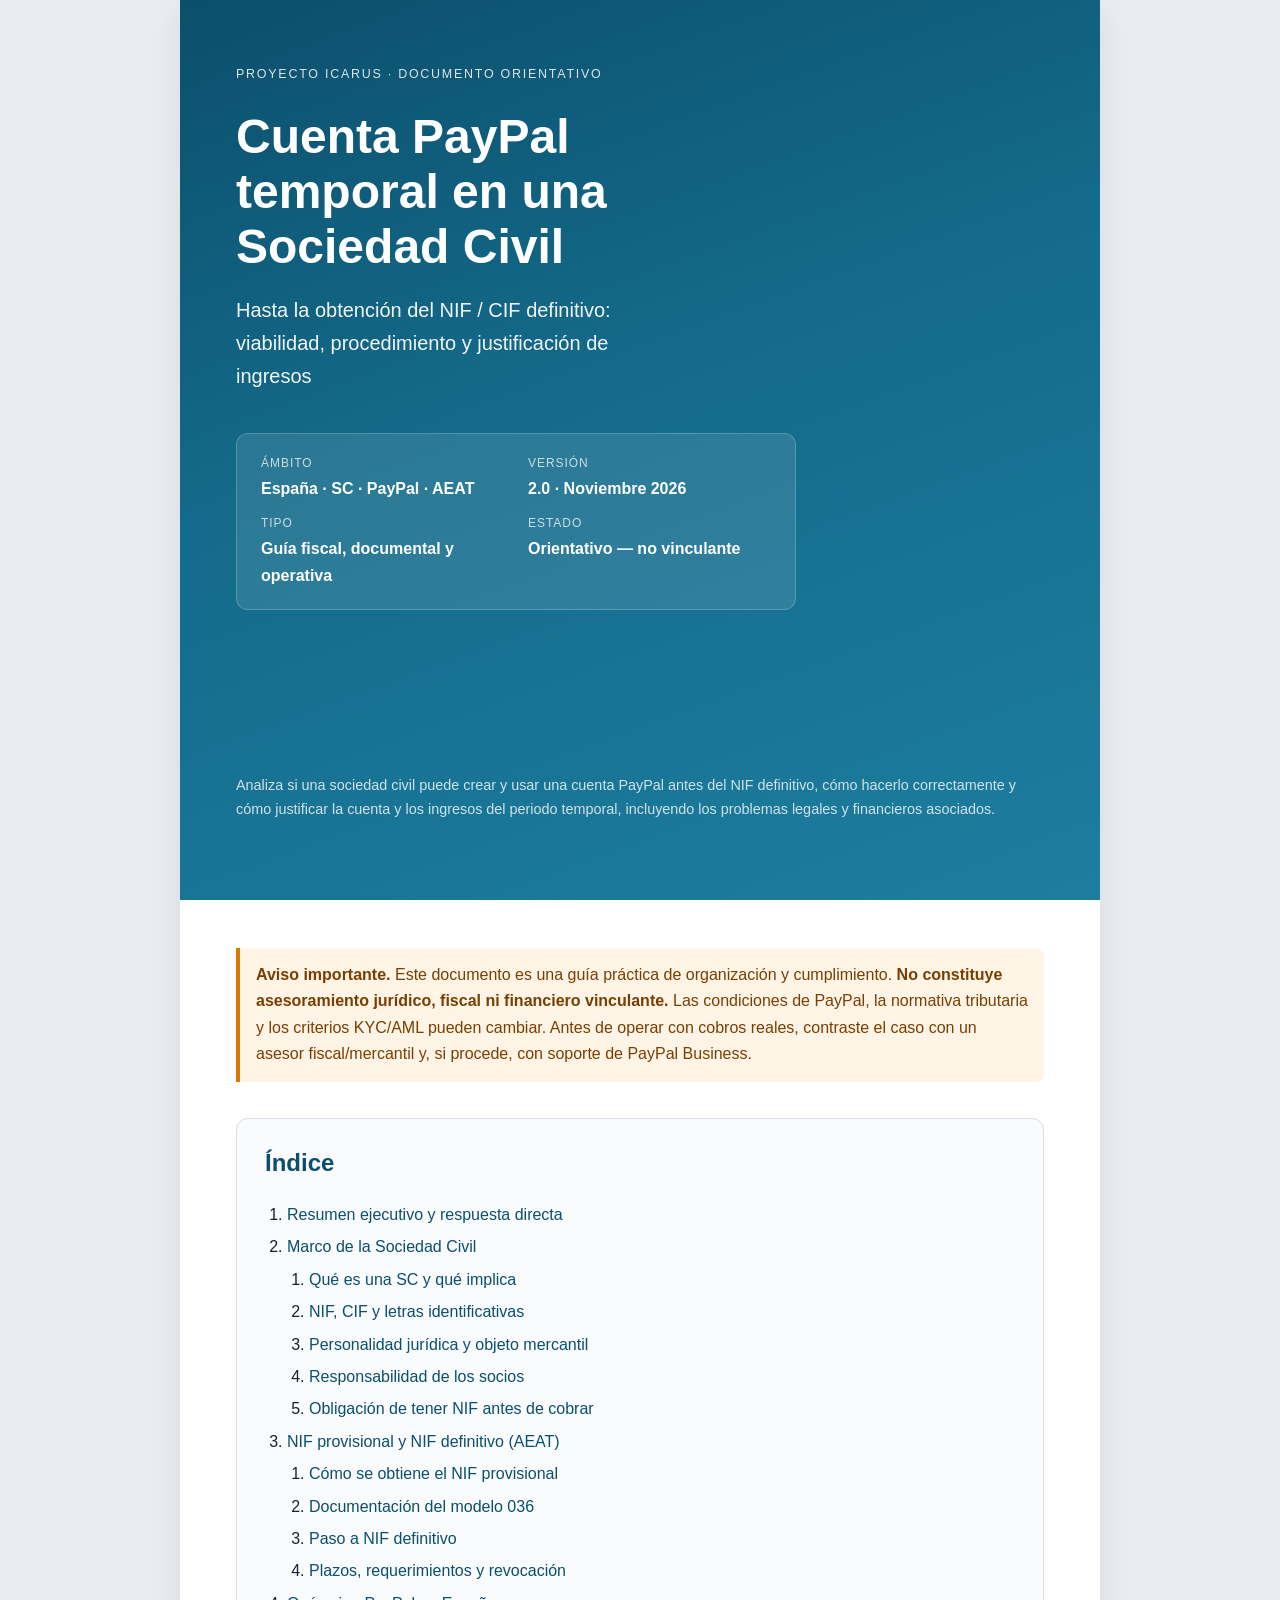
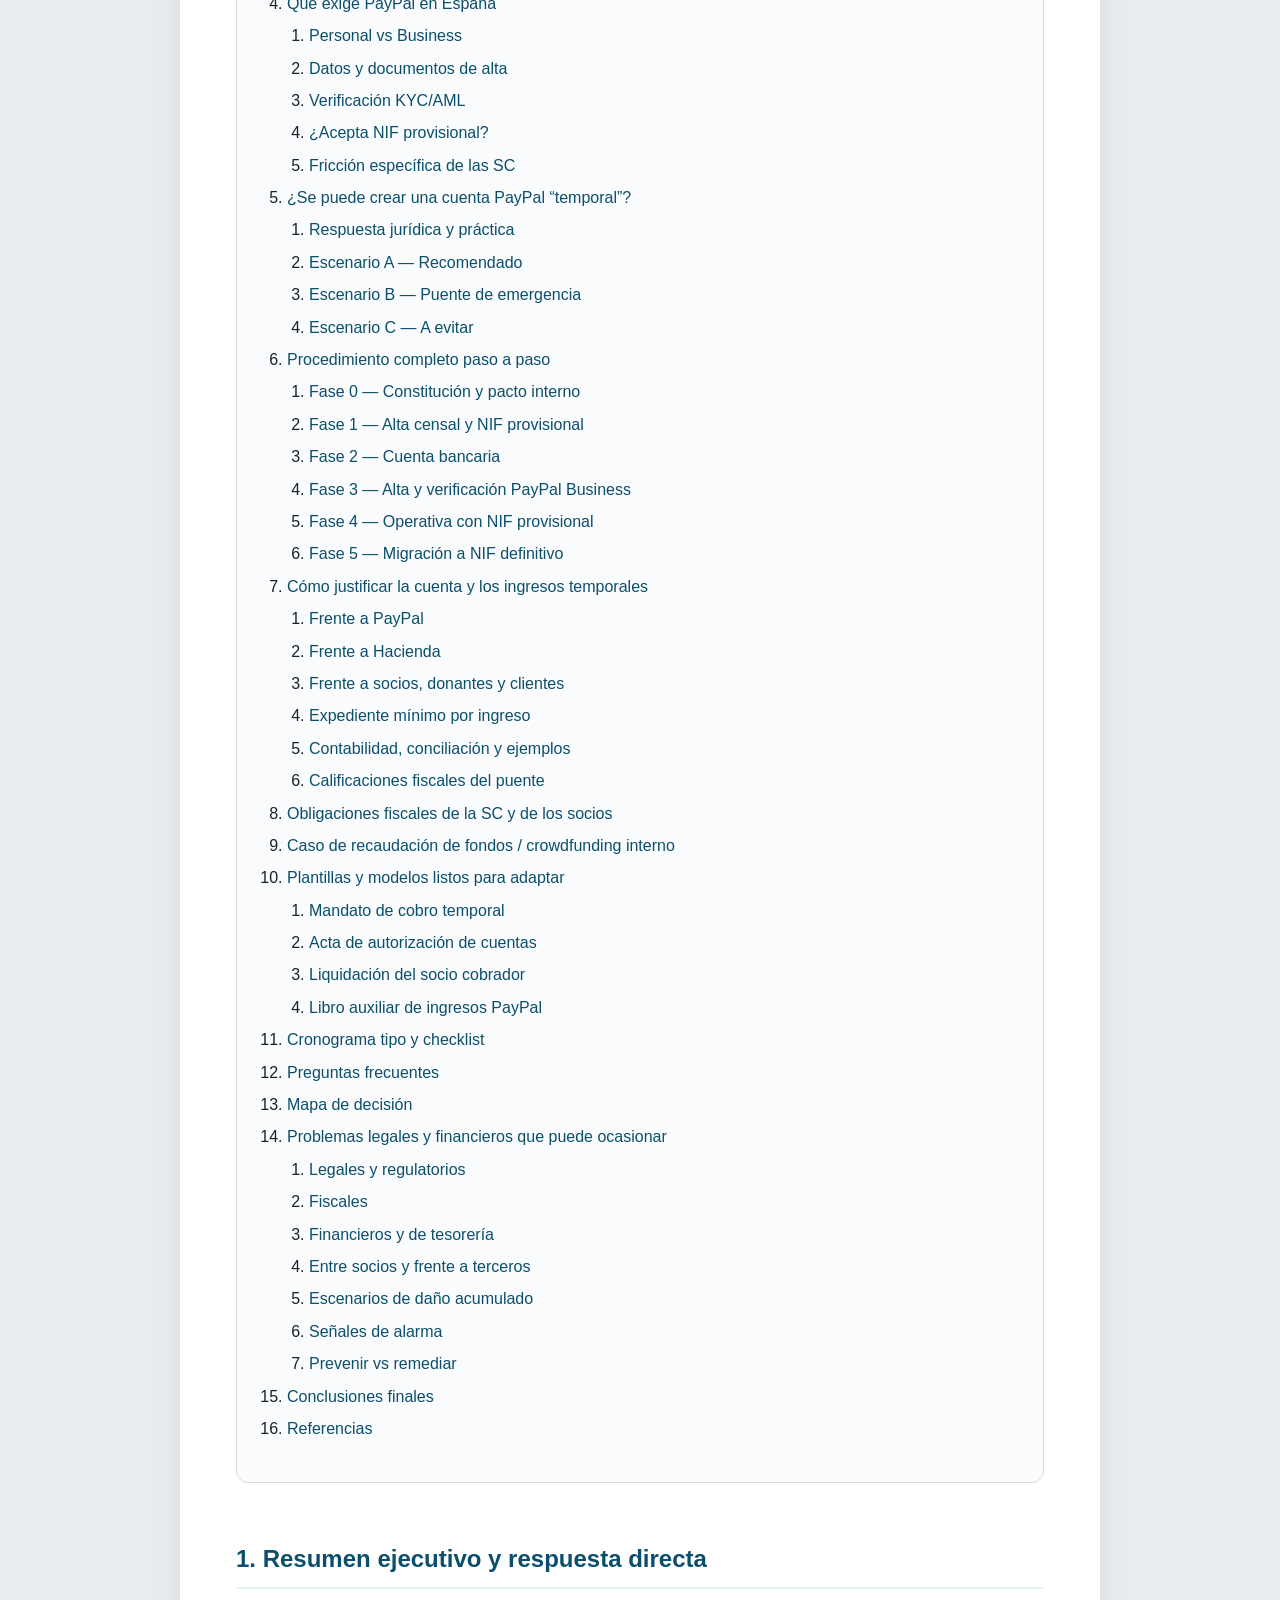
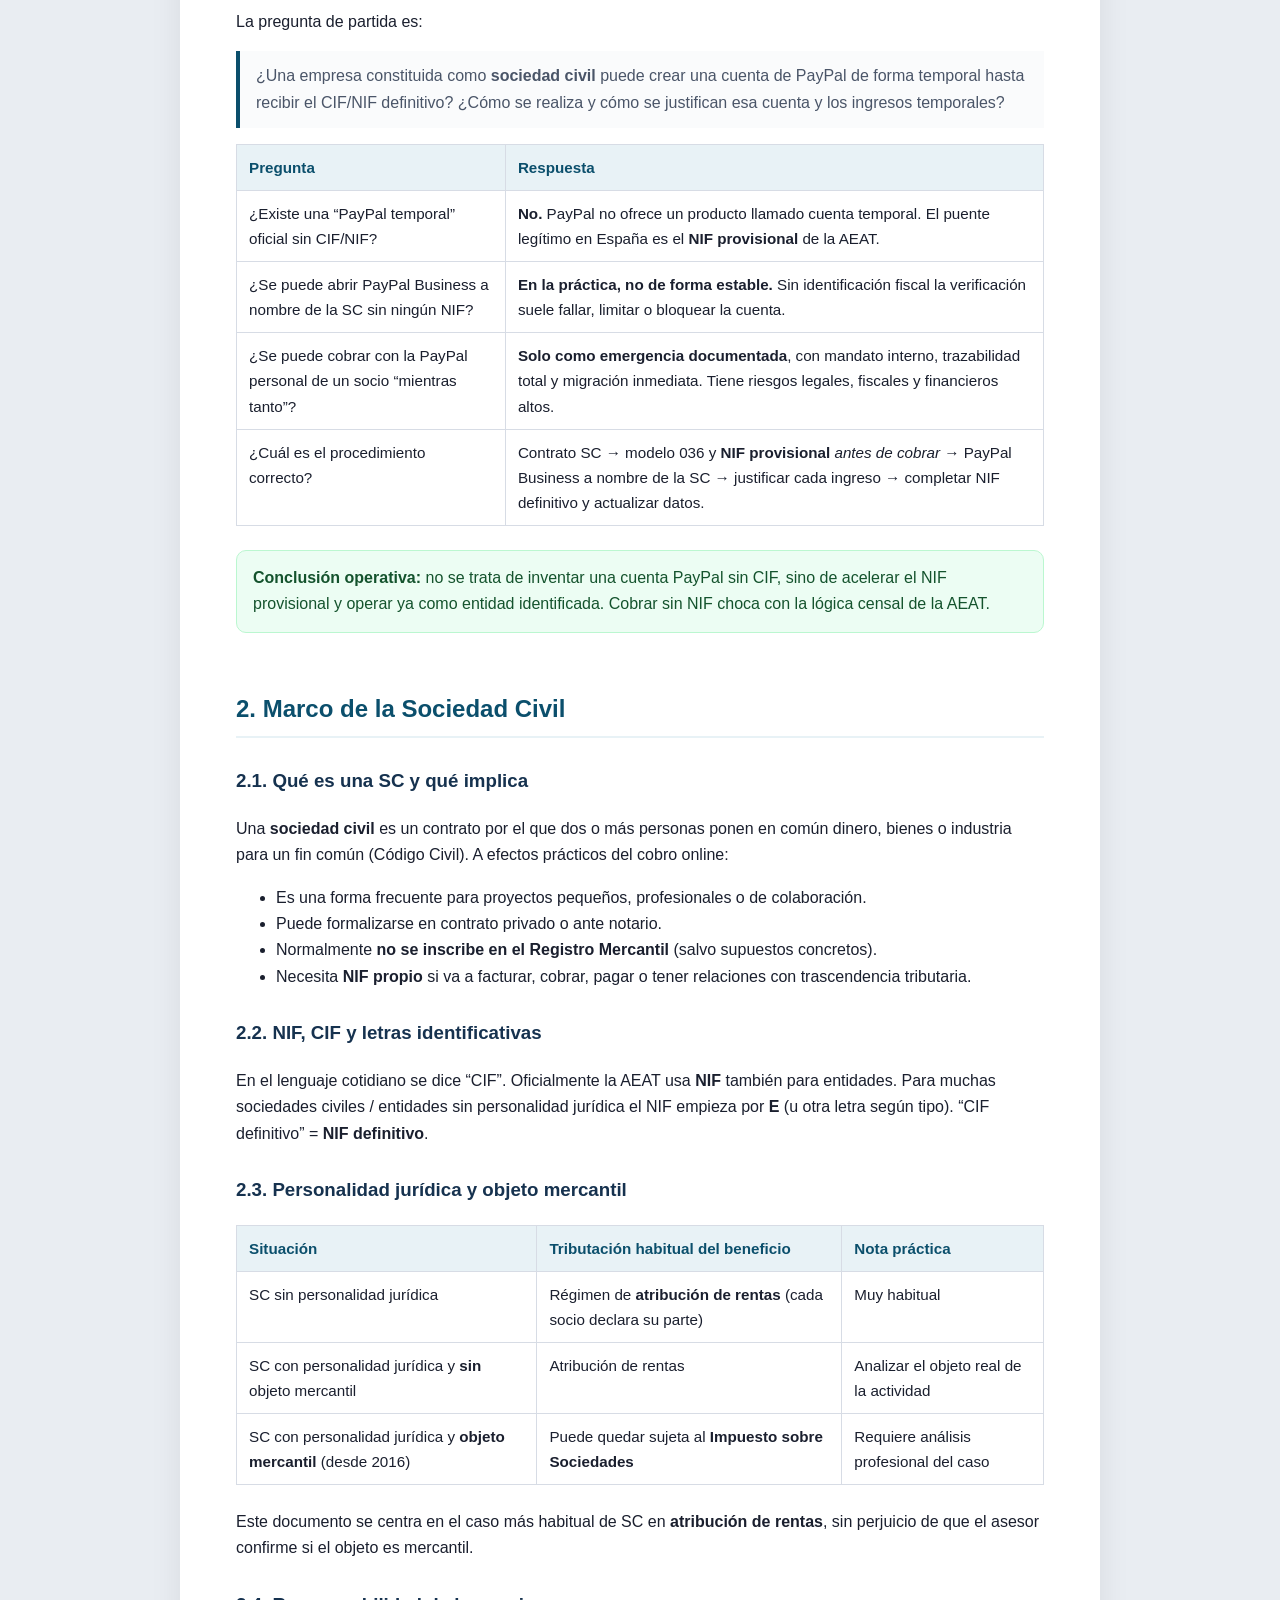
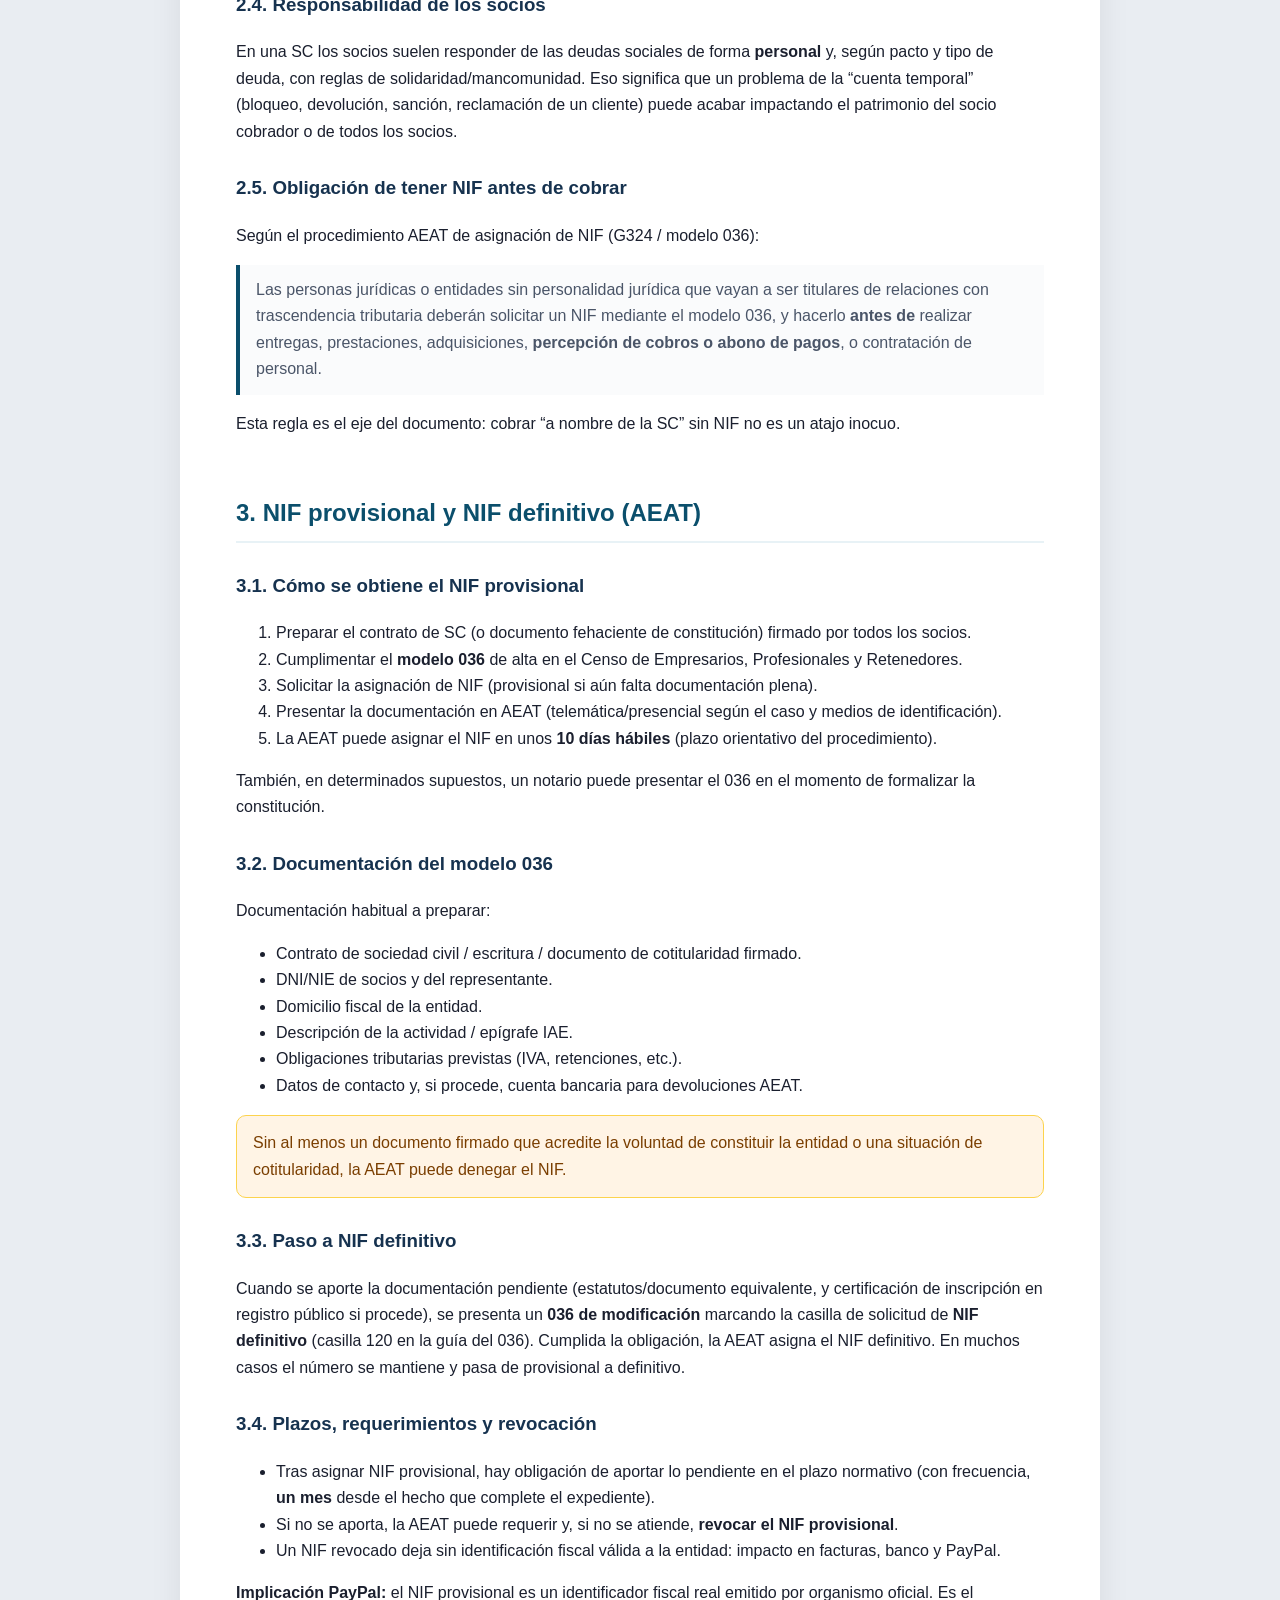
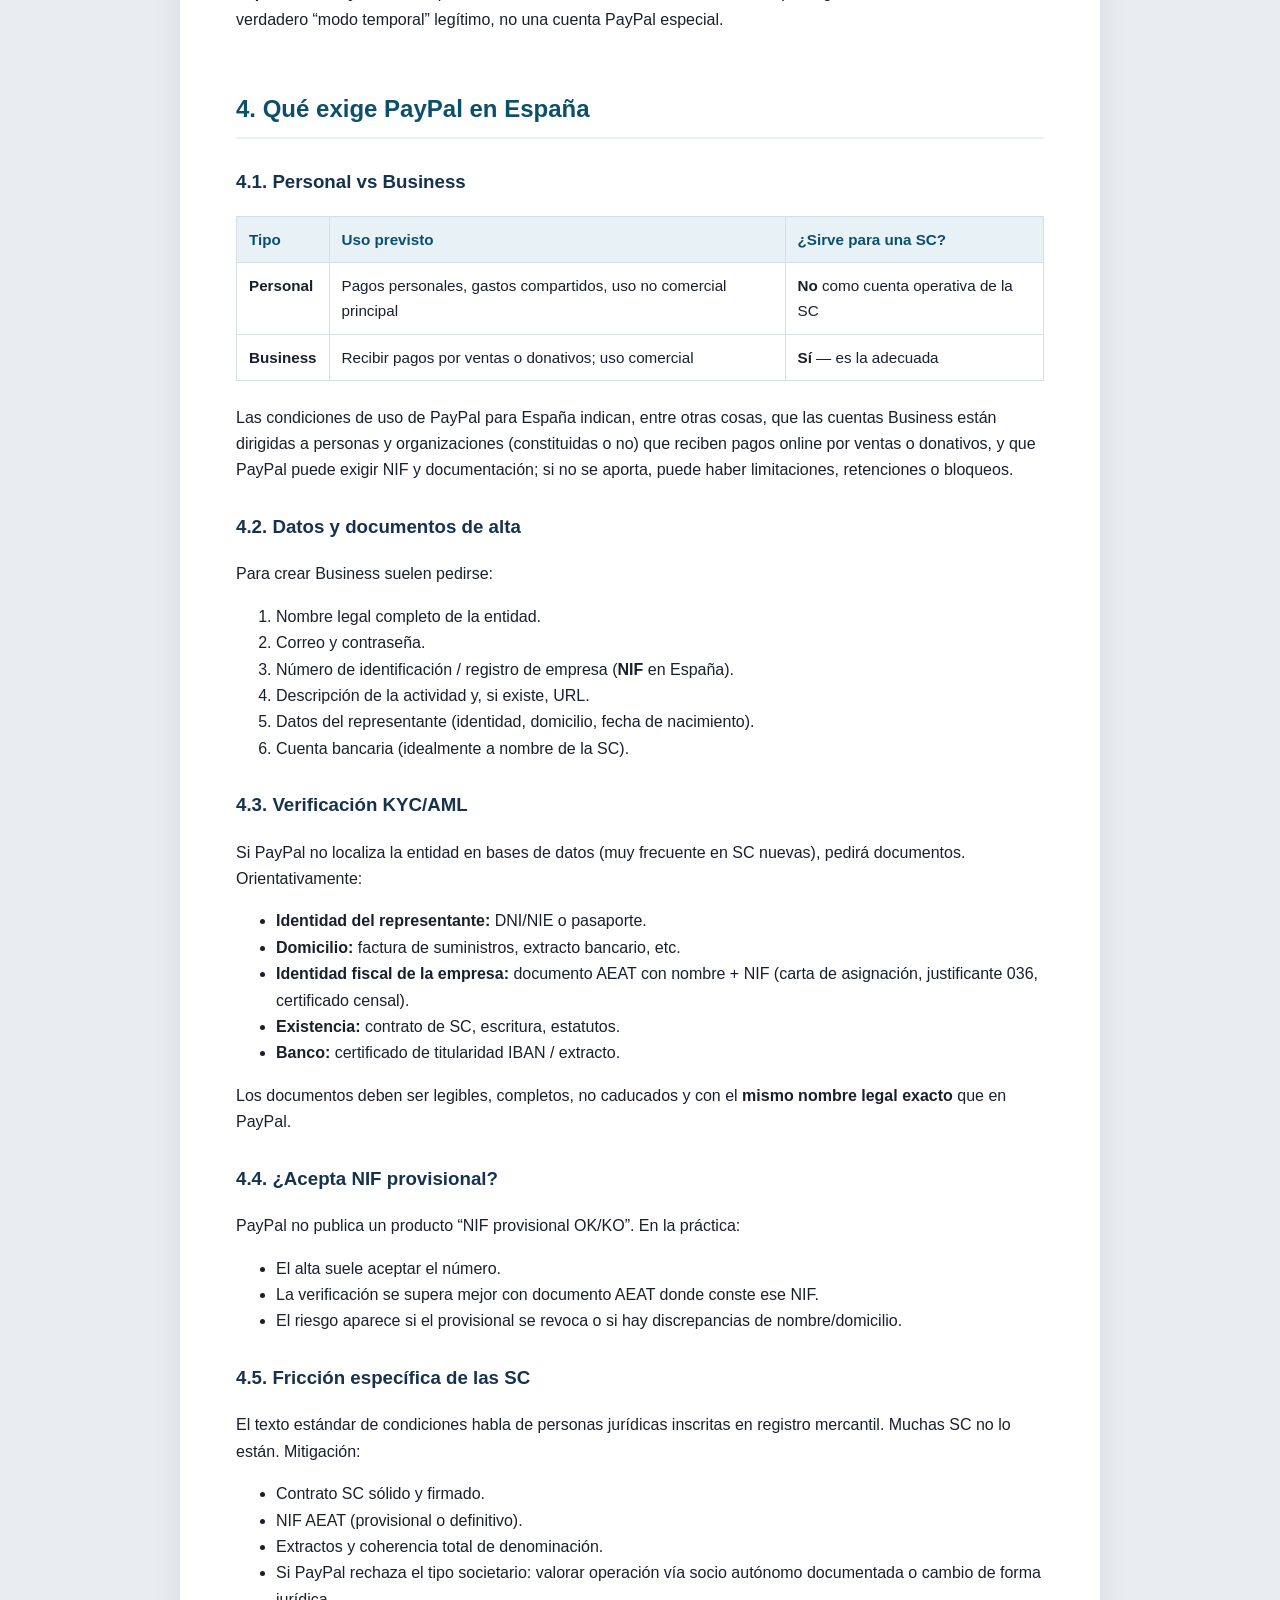
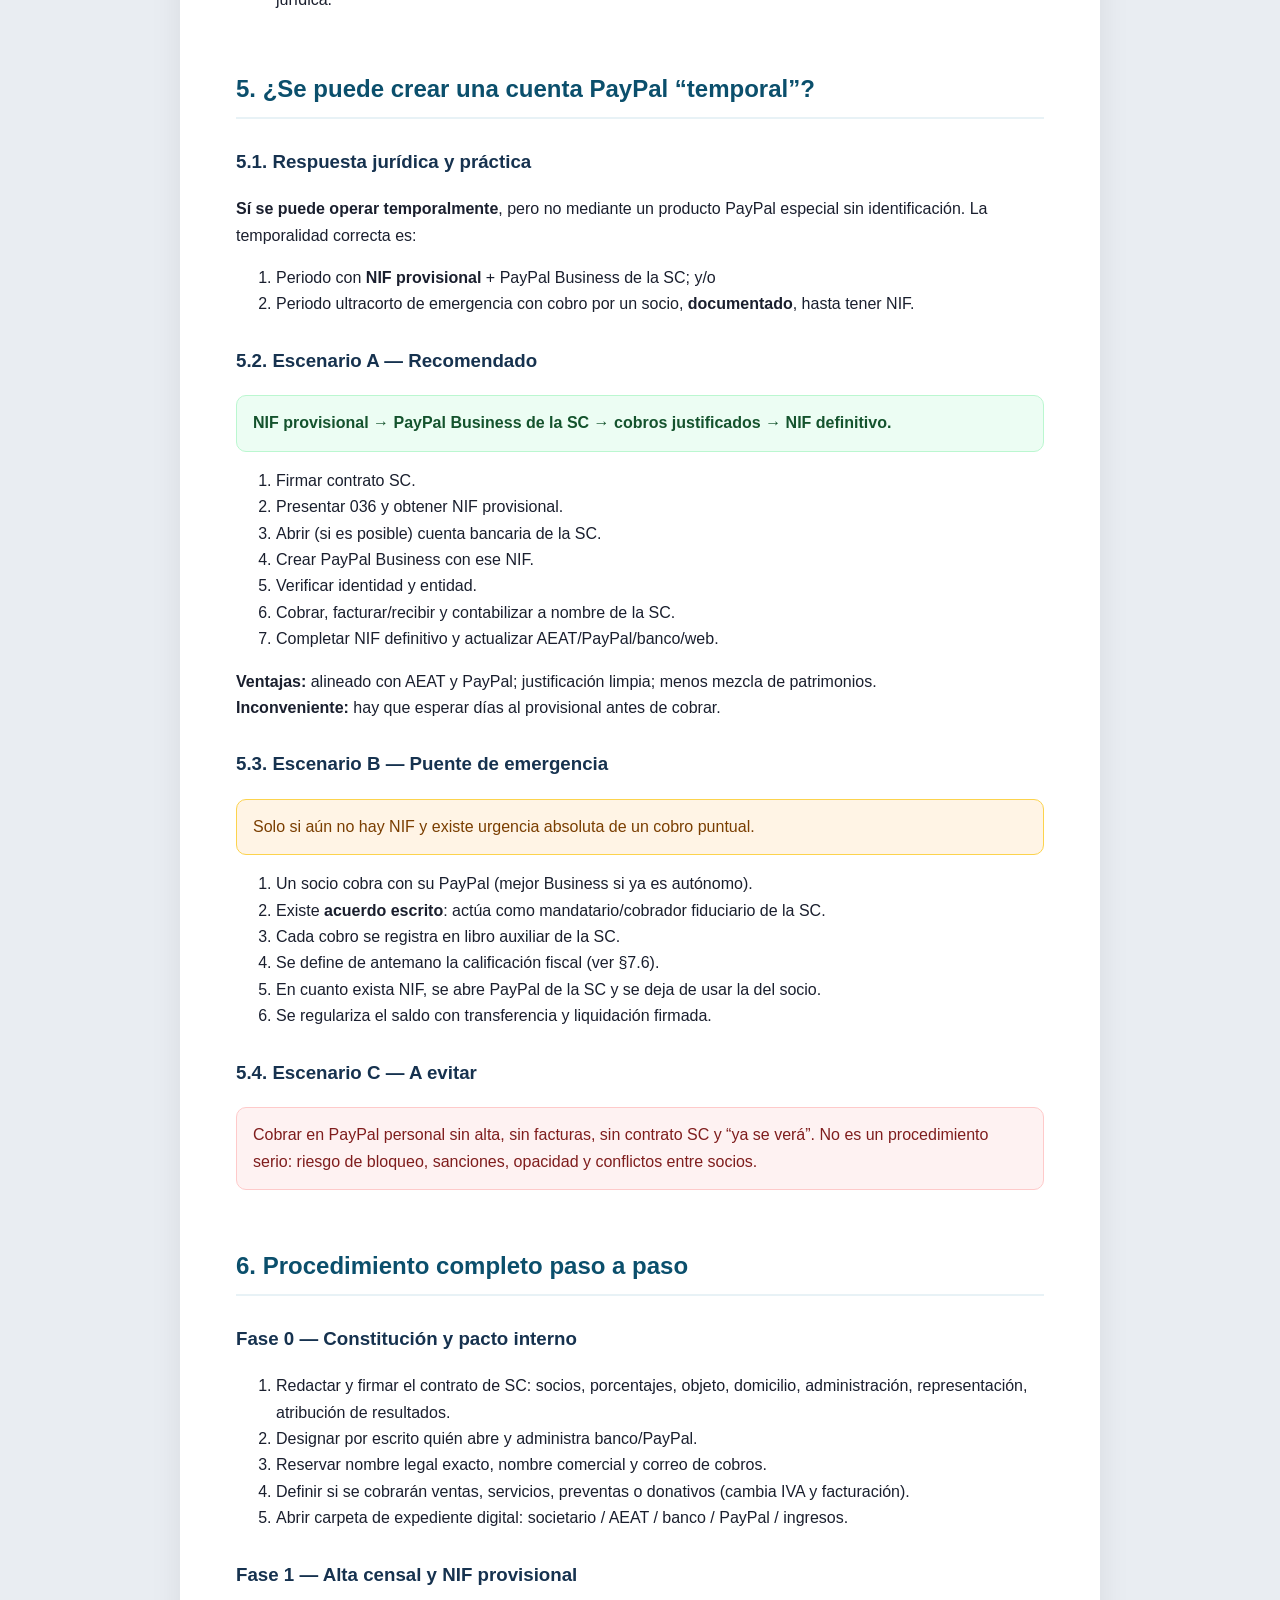
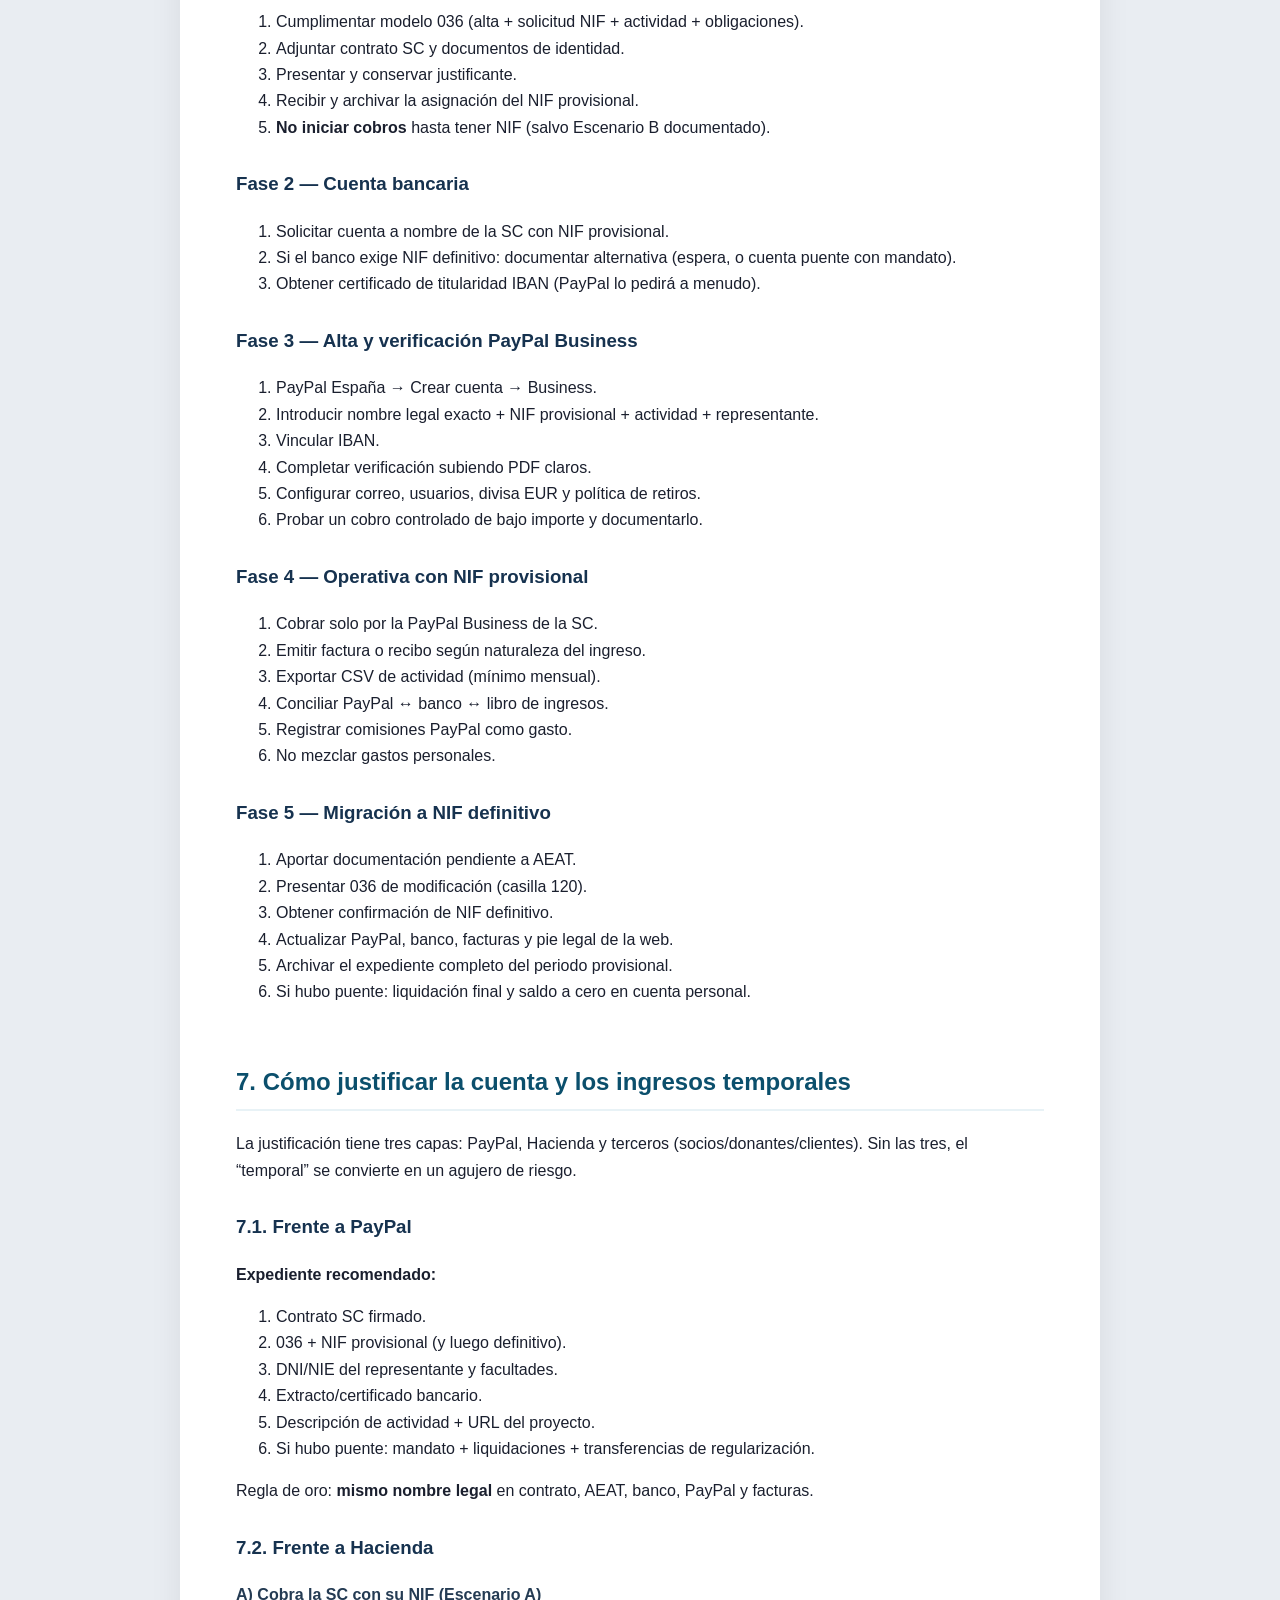
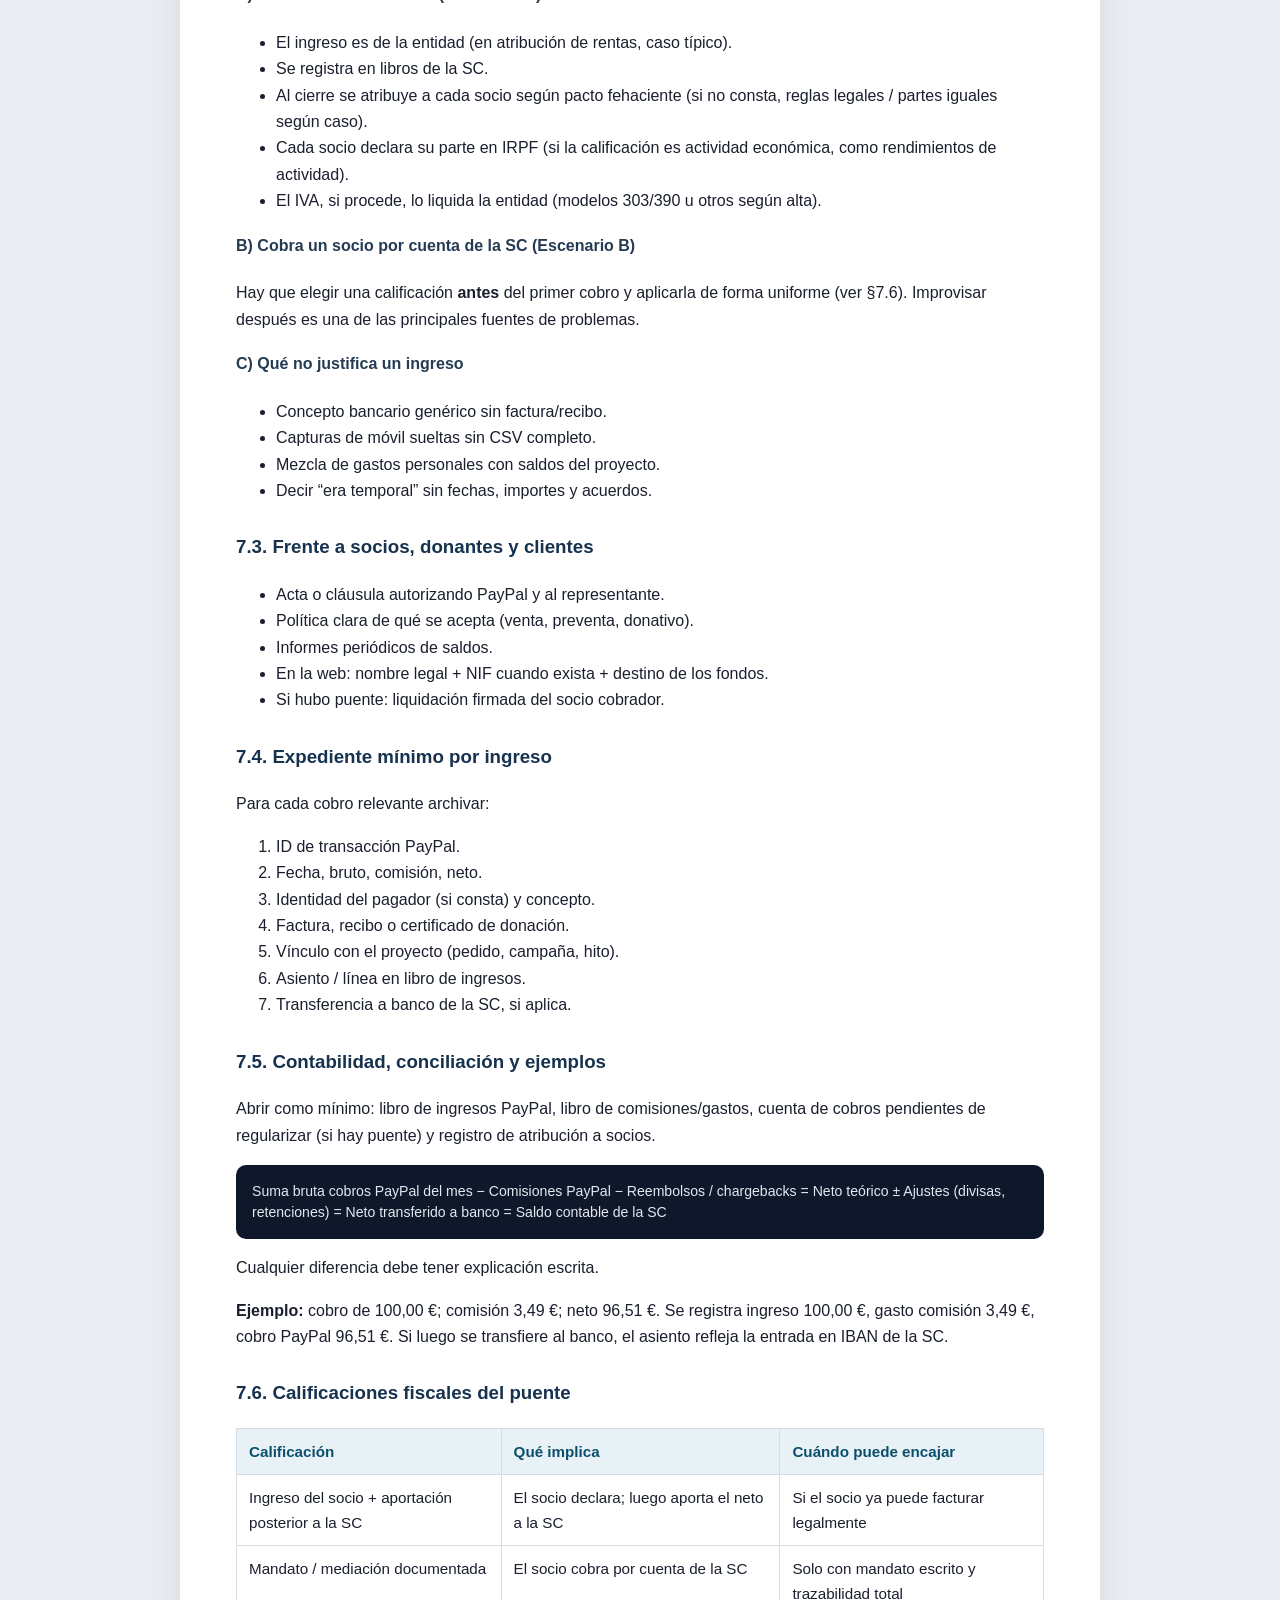
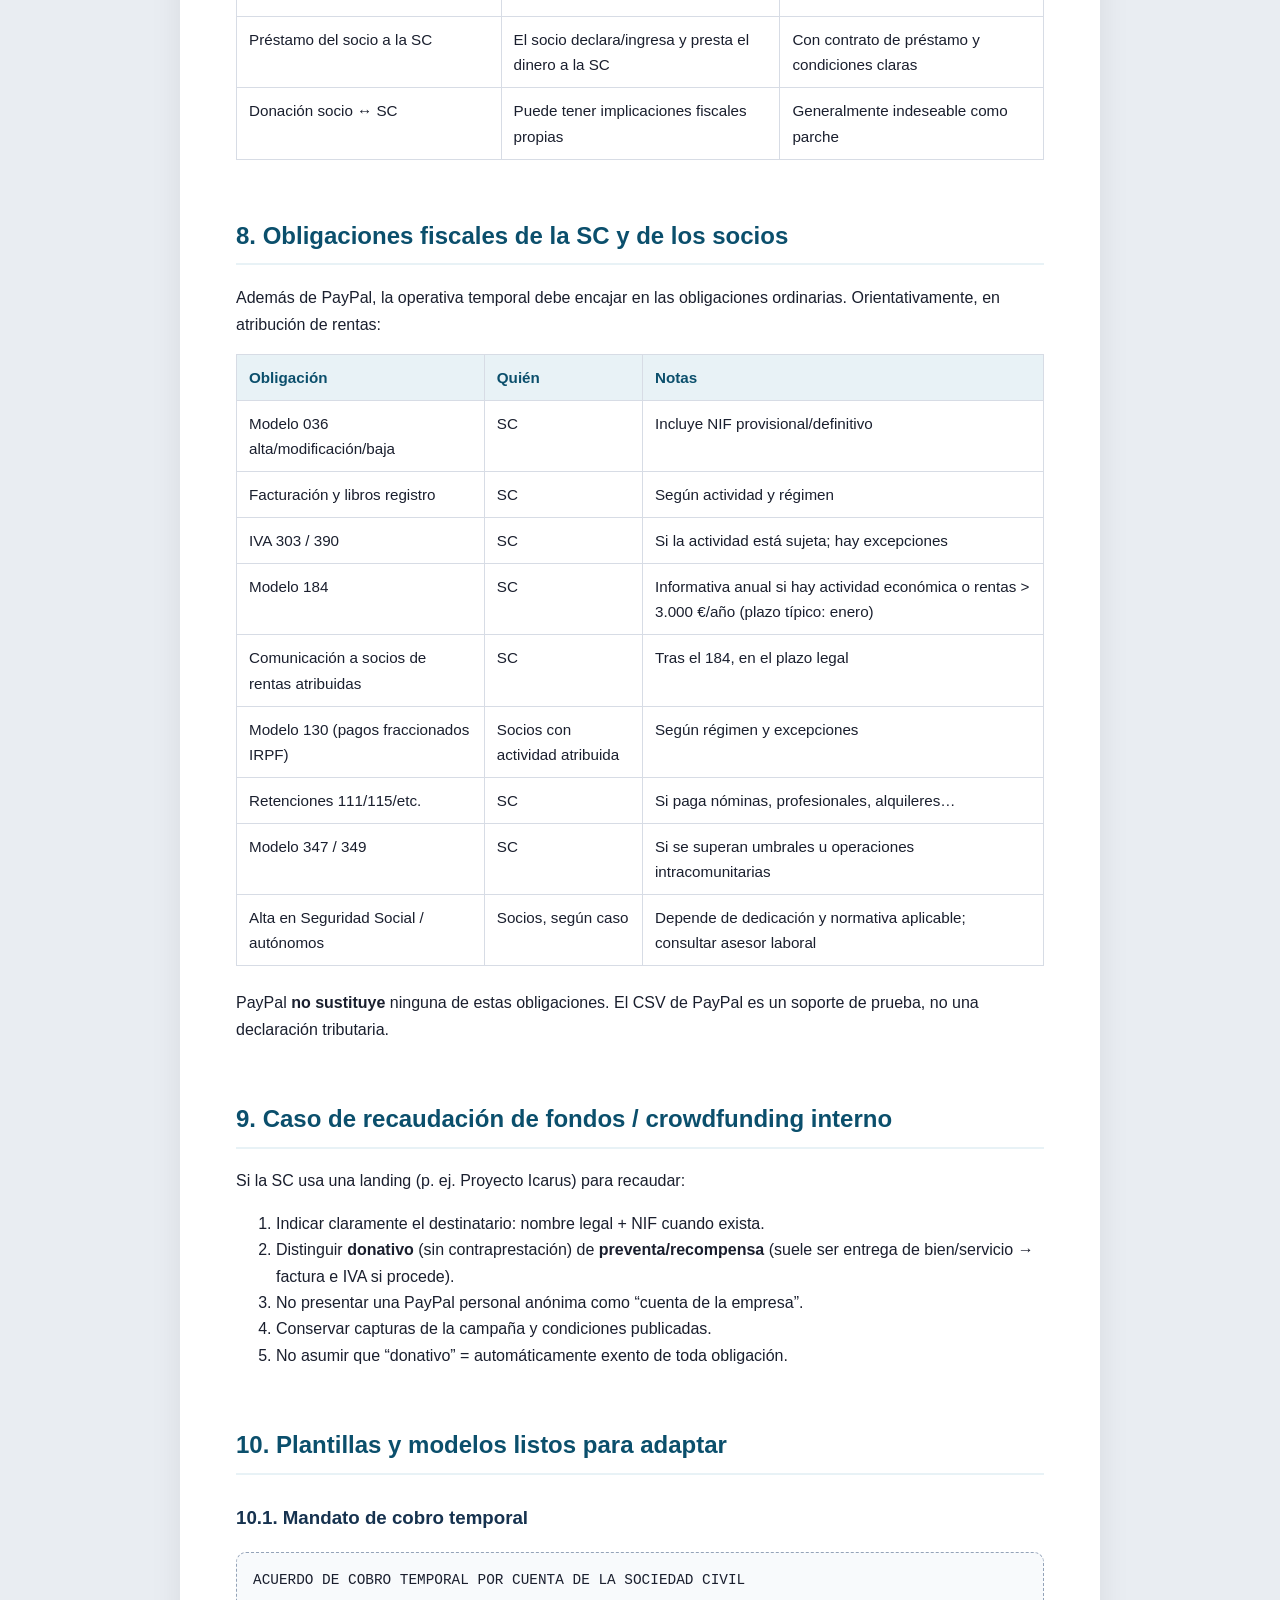
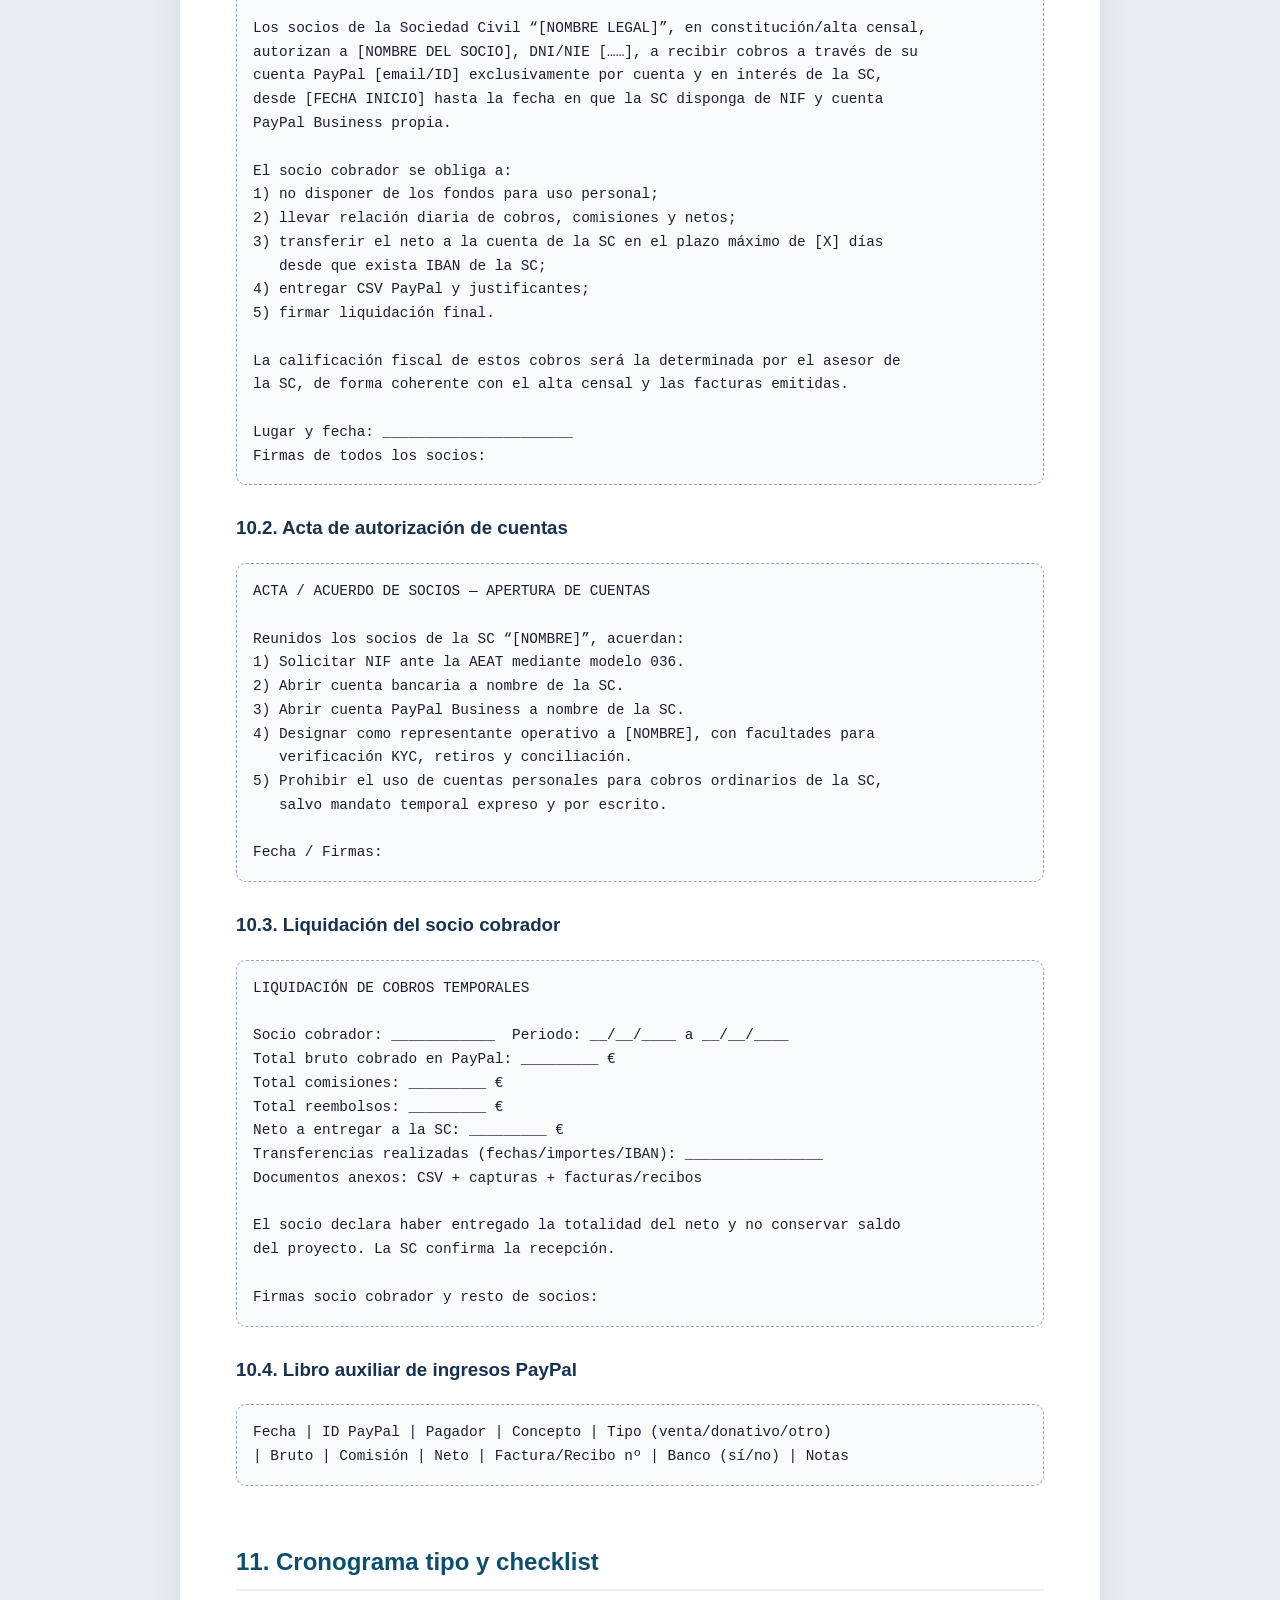
<file: docs/Cuenta-PayPal-Temporal-Sociedad-Civil.html>
<!DOCTYPE html>
<html lang="es">
<head>
<meta charset="UTF-8" />
<meta name="viewport" content="width=device-width, initial-scale=1" />
<title>Cuenta PayPal temporal en una Sociedad Civil — hasta el NIF/CIF definitivo</title>
<style>
  :root {
    --ink: #1a1f2e;
    --muted: #4a5568;
    --line: #d7dce5;
    --accent: #0b4f6c;
    --accent-soft: #e8f2f6;
    --warn: #7a3e00;
    --warn-bg: #fff4e5;
    --bad: #7f1d1d;
    --bad-bg: #fef2f2;
    --ok: #14532d;
    --ok-bg: #ecfdf3;
    --paper: #fafbfc;
  }
  * { box-sizing: border-box; }
  html { scroll-behavior: smooth; }
  body {
    margin: 0;
    font-family: "Segoe UI", "Helvetica Neue", Arial, sans-serif;
    color: var(--ink);
    background: #e9edf2;
    line-height: 1.65;
    font-size: 16px;
  }
  .page {
    max-width: 920px;
    margin: 0 auto;
    background: #fff;
    box-shadow: 0 8px 30px rgba(0,0,0,.08);
  }
  .cover {
    min-height: 100vh;
    padding: 64px 56px;
    background:
      linear-gradient(160deg, #0b4f6c 0%, #146a8a 42%, #1d7ea0 100%);
    color: #fff;
    display: flex;
    flex-direction: column;
    justify-content: space-between;
  }
  .cover-kicker {
    letter-spacing: .14em;
    text-transform: uppercase;
    font-size: .78rem;
    opacity: .85;
  }
  .cover h1 {
    font-size: clamp(2rem, 4vw, 3rem);
    line-height: 1.15;
    margin: 24px 0 12px;
    max-width: 14ch;
    font-weight: 700;
  }
  .cover .subtitle {
    font-size: 1.25rem;
    opacity: .95;
    max-width: 34ch;
    margin-bottom: 40px;
  }
  .cover-meta {
    display: grid;
    grid-template-columns: 1fr 1fr;
    gap: 12px 24px;
    background: rgba(255,255,255,.1);
    border: 1px solid rgba(255,255,255,.2);
    padding: 20px 24px;
    border-radius: 12px;
    max-width: 560px;
  }
  .cover-meta dt { font-size: .75rem; opacity: .75; text-transform: uppercase; letter-spacing: .08em; }
  .cover-meta dd { margin: 2px 0 0; font-weight: 600; }
  .cover-foot { margin-top: 48px; font-size: .9rem; opacity: .8; }
  .content { padding: 48px 56px 80px; }
  .aviso {
    background: var(--warn-bg);
    border-left: 4px solid #d97706;
    color: var(--warn);
    padding: 14px 16px;
    margin: 0 0 36px;
    border-radius: 0 8px 8px 0;
  }
  h2 {
    color: var(--accent);
    border-bottom: 2px solid var(--accent-soft);
    padding-bottom: 8px;
    margin-top: 56px;
    scroll-margin-top: 24px;
  }
  h3 { margin-top: 28px; color: #16324f; scroll-margin-top: 24px; }
  h4 { margin-top: 18px; color: #243b53; scroll-margin-top: 24px; }
  a { color: var(--accent); }
  .toc {
    background: var(--paper);
    border: 1px solid var(--line);
    border-radius: 12px;
    padding: 24px 28px;
  }
  .toc h2 { margin-top: 0; border: 0; padding: 0; }
  .toc ol { padding-left: 22px; }
  .toc li { margin: 6px 0; }
  .toc a { text-decoration: none; }
  .toc a:hover { text-decoration: underline; }
  table {
    width: 100%;
    border-collapse: collapse;
    margin: 16px 0 24px;
    font-size: .95rem;
  }
  th, td {
    border: 1px solid var(--line);
    padding: 10px 12px;
    vertical-align: top;
    text-align: left;
  }
  th { background: var(--accent-soft); color: var(--accent); }
  blockquote {
    margin: 16px 0;
    padding: 12px 16px;
    background: var(--paper);
    border-left: 4px solid var(--accent);
    color: var(--muted);
  }
  .ok, .bad, .warn-box {
    border-radius: 10px;
    padding: 14px 16px;
    margin: 16px 0;
  }
  .ok { background: var(--ok-bg); color: var(--ok); border: 1px solid #bbf7d0; }
  .bad { background: var(--bad-bg); color: var(--bad); border: 1px solid #fecaca; }
  .warn-box { background: var(--warn-bg); color: var(--warn); border: 1px solid #fcd34d; }
  .box {
    border: 1px solid var(--line);
    border-radius: 10px;
    padding: 16px 18px;
    margin: 16px 0;
    background: var(--paper);
  }
  .checklist li { margin: 6px 0; }
  pre, .code {
    background: #0f172a;
    color: #e2e8f0;
    padding: 16px;
    border-radius: 10px;
    overflow-x: auto;
    font-size: .88rem;
    line-height: 1.5;
  }
  .template {
    white-space: pre-wrap;
    font-family: ui-monospace, SFMono-Regular, Menlo, Consolas, monospace;
    background: #f8fafc;
    border: 1px dashed #94a3b8;
    padding: 16px;
    border-radius: 10px;
    font-size: .9rem;
  }
  .back-top { margin-top: 40px; font-size: .9rem; }
  .footer-doc {
    margin-top: 64px;
    padding-top: 20px;
    border-top: 1px solid var(--line);
    color: var(--muted);
    font-size: .9rem;
  }
  @media print {
    body { background: #fff; }
    .page { box-shadow: none; }
    .cover { min-height: auto; page-break-after: always; }
    a { text-decoration: none; color: inherit; }
  }
  @media (max-width: 700px) {
    .cover, .content { padding: 28px 20px; }
    .cover-meta { grid-template-columns: 1fr; }
  }
</style>
</head>
<body>
<div class="page">

<!-- PORTADA -->
<section class="cover" id="portada">
  <div>
    <div class="cover-kicker">Proyecto Icarus · Documento orientativo</div>
    <h1>Cuenta PayPal temporal en una Sociedad Civil</h1>
    <p class="subtitle">Hasta la obtención del NIF / CIF definitivo: viabilidad, procedimiento y justificación de ingresos</p>
    <dl class="cover-meta">
      <div><dt>Ámbito</dt><dd>España · SC · PayPal · AEAT</dd></div>
      <div><dt>Versión</dt><dd>2.0 · Noviembre 2026</dd></div>
      <div><dt>Tipo</dt><dd>Guía fiscal, documental y operativa</dd></div>
      <div><dt>Estado</dt><dd>Orientativo — no vinculante</dd></div>
    </dl>
  </div>
  <p class="cover-foot">Analiza si una sociedad civil puede crear y usar una cuenta PayPal antes del NIF definitivo, cómo hacerlo correctamente y cómo justificar la cuenta y los ingresos del periodo temporal, incluyendo los problemas legales y financieros asociados.</p>
</section>

<main class="content">

<div class="aviso">
  <strong>Aviso importante.</strong> Este documento es una guía práctica de organización y cumplimiento.
  <strong>No constituye asesoramiento jurídico, fiscal ni financiero vinculante.</strong>
  Las condiciones de PayPal, la normativa tributaria y los criterios KYC/AML pueden cambiar.
  Antes de operar con cobros reales, contraste el caso con un asesor fiscal/mercantil y, si procede, con soporte de PayPal Business.
</div>

<!-- ÍNDICE -->
<nav class="toc" id="indice">
  <h2>Índice</h2>
  <ol>
    <li><a href="#s1">Resumen ejecutivo y respuesta directa</a></li>
    <li><a href="#s2">Marco de la Sociedad Civil</a>
      <ol>
        <li><a href="#s2-1">Qué es una SC y qué implica</a></li>
        <li><a href="#s2-2">NIF, CIF y letras identificativas</a></li>
        <li><a href="#s2-3">Personalidad jurídica y objeto mercantil</a></li>
        <li><a href="#s2-4">Responsabilidad de los socios</a></li>
        <li><a href="#s2-5">Obligación de tener NIF antes de cobrar</a></li>
      </ol>
    </li>
    <li><a href="#s3">NIF provisional y NIF definitivo (AEAT)</a>
      <ol>
        <li><a href="#s3-1">Cómo se obtiene el NIF provisional</a></li>
        <li><a href="#s3-2">Documentación del modelo 036</a></li>
        <li><a href="#s3-3">Paso a NIF definitivo</a></li>
        <li><a href="#s3-4">Plazos, requerimientos y revocación</a></li>
      </ol>
    </li>
    <li><a href="#s4">Qué exige PayPal en España</a>
      <ol>
        <li><a href="#s4-1">Personal vs Business</a></li>
        <li><a href="#s4-2">Datos y documentos de alta</a></li>
        <li><a href="#s4-3">Verificación KYC/AML</a></li>
        <li><a href="#s4-4">¿Acepta NIF provisional?</a></li>
        <li><a href="#s4-5">Fricción específica de las SC</a></li>
      </ol>
    </li>
    <li><a href="#s5">¿Se puede crear una cuenta PayPal “temporal”?</a>
      <ol>
        <li><a href="#s5-1">Respuesta jurídica y práctica</a></li>
        <li><a href="#s5-2">Escenario A — Recomendado</a></li>
        <li><a href="#s5-3">Escenario B — Puente de emergencia</a></li>
        <li><a href="#s5-4">Escenario C — A evitar</a></li>
      </ol>
    </li>
    <li><a href="#s6">Procedimiento completo paso a paso</a>
      <ol>
        <li><a href="#s6-0">Fase 0 — Constitución y pacto interno</a></li>
        <li><a href="#s6-1">Fase 1 — Alta censal y NIF provisional</a></li>
        <li><a href="#s6-2">Fase 2 — Cuenta bancaria</a></li>
        <li><a href="#s6-3">Fase 3 — Alta y verificación PayPal Business</a></li>
        <li><a href="#s6-4">Fase 4 — Operativa con NIF provisional</a></li>
        <li><a href="#s6-5">Fase 5 — Migración a NIF definitivo</a></li>
      </ol>
    </li>
    <li><a href="#s7">Cómo justificar la cuenta y los ingresos temporales</a>
      <ol>
        <li><a href="#s7-1">Frente a PayPal</a></li>
        <li><a href="#s7-2">Frente a Hacienda</a></li>
        <li><a href="#s7-3">Frente a socios, donantes y clientes</a></li>
        <li><a href="#s7-4">Expediente mínimo por ingreso</a></li>
        <li><a href="#s7-5">Contabilidad, conciliación y ejemplos</a></li>
        <li><a href="#s7-6">Calificaciones fiscales del puente</a></li>
      </ol>
    </li>
    <li><a href="#s8">Obligaciones fiscales de la SC y de los socios</a></li>
    <li><a href="#s9">Caso de recaudación de fondos / crowdfunding interno</a></li>
    <li><a href="#s10">Plantillas y modelos listos para adaptar</a>
      <ol>
        <li><a href="#s10-1">Mandato de cobro temporal</a></li>
        <li><a href="#s10-2">Acta de autorización de cuentas</a></li>
        <li><a href="#s10-3">Liquidación del socio cobrador</a></li>
        <li><a href="#s10-4">Libro auxiliar de ingresos PayPal</a></li>
      </ol>
    </li>
    <li><a href="#s11">Cronograma tipo y checklist</a></li>
    <li><a href="#s12">Preguntas frecuentes</a></li>
    <li><a href="#s13">Mapa de decisión</a></li>
    <li><a href="#s14">Problemas legales y financieros que puede ocasionar</a>
      <ol>
        <li><a href="#s14-1">Legales y regulatorios</a></li>
        <li><a href="#s14-2">Fiscales</a></li>
        <li><a href="#s14-3">Financieros y de tesorería</a></li>
        <li><a href="#s14-4">Entre socios y frente a terceros</a></li>
        <li><a href="#s14-5">Escenarios de daño acumulado</a></li>
        <li><a href="#s14-6">Señales de alarma</a></li>
        <li><a href="#s14-7">Prevenir vs remediar</a></li>
      </ol>
    </li>
    <li><a href="#s15">Conclusiones finales</a></li>
    <li><a href="#s16">Referencias</a></li>
  </ol>
</nav>

<!-- 1 -->
<h2 id="s1">1. Resumen ejecutivo y respuesta directa</h2>

<p>La pregunta de partida es:</p>
<blockquote>
  ¿Una empresa constituida como <strong>sociedad civil</strong> puede crear una cuenta de PayPal de forma temporal hasta recibir el CIF/NIF definitivo? ¿Cómo se realiza y cómo se justifican esa cuenta y los ingresos temporales?
</blockquote>

<table>
  <thead><tr><th>Pregunta</th><th>Respuesta</th></tr></thead>
  <tbody>
    <tr>
      <td>¿Existe una “PayPal temporal” oficial sin CIF/NIF?</td>
      <td><strong>No.</strong> PayPal no ofrece un producto llamado cuenta temporal. El puente legítimo en España es el <strong>NIF provisional</strong> de la AEAT.</td>
    </tr>
    <tr>
      <td>¿Se puede abrir PayPal Business a nombre de la SC sin ningún NIF?</td>
      <td><strong>En la práctica, no de forma estable.</strong> Sin identificación fiscal la verificación suele fallar, limitar o bloquear la cuenta.</td>
    </tr>
    <tr>
      <td>¿Se puede cobrar con la PayPal personal de un socio “mientras tanto”?</td>
      <td><strong>Solo como emergencia documentada</strong>, con mandato interno, trazabilidad total y migración inmediata. Tiene riesgos legales, fiscales y financieros altos.</td>
    </tr>
    <tr>
      <td>¿Cuál es el procedimiento correcto?</td>
      <td>Contrato SC → modelo 036 y <strong>NIF provisional</strong> <em>antes de cobrar</em> → PayPal Business a nombre de la SC → justificar cada ingreso → completar NIF definitivo y actualizar datos.</td>
    </tr>
  </tbody>
</table>

<div class="ok">
  <strong>Conclusión operativa:</strong> no se trata de inventar una cuenta PayPal sin CIF, sino de acelerar el NIF provisional y operar ya como entidad identificada. Cobrar sin NIF choca con la lógica censal de la AEAT.
</div>

<!-- 2 -->
<h2 id="s2">2. Marco de la Sociedad Civil</h2>

<h3 id="s2-1">2.1. Qué es una SC y qué implica</h3>
<p>Una <strong>sociedad civil</strong> es un contrato por el que dos o más personas ponen en común dinero, bienes o industria para un fin común (Código Civil). A efectos prácticos del cobro online:</p>
<ul>
  <li>Es una forma frecuente para proyectos pequeños, profesionales o de colaboración.</li>
  <li>Puede formalizarse en contrato privado o ante notario.</li>
  <li>Normalmente <strong>no se inscribe en el Registro Mercantil</strong> (salvo supuestos concretos).</li>
  <li>Necesita <strong>NIF propio</strong> si va a facturar, cobrar, pagar o tener relaciones con trascendencia tributaria.</li>
</ul>

<h3 id="s2-2">2.2. NIF, CIF y letras identificativas</h3>
<p>En el lenguaje cotidiano se dice “CIF”. Oficialmente la AEAT usa <strong>NIF</strong> también para entidades. Para muchas sociedades civiles / entidades sin personalidad jurídica el NIF empieza por <strong>E</strong> (u otra letra según tipo). “CIF definitivo” = <strong>NIF definitivo</strong>.</p>

<h3 id="s2-3">2.3. Personalidad jurídica y objeto mercantil</h3>
<table>
  <thead><tr><th>Situación</th><th>Tributación habitual del beneficio</th><th>Nota práctica</th></tr></thead>
  <tbody>
    <tr>
      <td>SC sin personalidad jurídica</td>
      <td>Régimen de <strong>atribución de rentas</strong> (cada socio declara su parte)</td>
      <td>Muy habitual</td>
    </tr>
    <tr>
      <td>SC con personalidad jurídica y <strong>sin</strong> objeto mercantil</td>
      <td>Atribución de rentas</td>
      <td>Analizar el objeto real de la actividad</td>
    </tr>
    <tr>
      <td>SC con personalidad jurídica y <strong>objeto mercantil</strong> (desde 2016)</td>
      <td>Puede quedar sujeta al <strong>Impuesto sobre Sociedades</strong></td>
      <td>Requiere análisis profesional del caso</td>
    </tr>
  </tbody>
</table>
<p>Este documento se centra en el caso más habitual de SC en <strong>atribución de rentas</strong>, sin perjuicio de que el asesor confirme si el objeto es mercantil.</p>

<h3 id="s2-4">2.4. Responsabilidad de los socios</h3>
<p>En una SC los socios suelen responder de las deudas sociales de forma <strong>personal</strong> y, según pacto y tipo de deuda, con reglas de solidaridad/mancomunidad. Eso significa que un problema de la “cuenta temporal” (bloqueo, devolución, sanción, reclamación de un cliente) puede acabar impactando el patrimonio del socio cobrador o de todos los socios.</p>

<h3 id="s2-5">2.5. Obligación de tener NIF antes de cobrar</h3>
<p>Según el procedimiento AEAT de asignación de NIF (G324 / modelo 036):</p>
<blockquote>
  Las personas jurídicas o entidades sin personalidad jurídica que vayan a ser titulares de relaciones con trascendencia tributaria deberán solicitar un NIF mediante el modelo 036, y hacerlo <strong>antes de</strong> realizar entregas, prestaciones, adquisiciones, <strong>percepción de cobros o abono de pagos</strong>, o contratación de personal.
</blockquote>
<p>Esta regla es el eje del documento: cobrar “a nombre de la SC” sin NIF no es un atajo inocuo.</p>

<!-- 3 -->
<h2 id="s3">3. NIF provisional y NIF definitivo (AEAT)</h2>

<h3 id="s3-1">3.1. Cómo se obtiene el NIF provisional</h3>
<ol>
  <li>Preparar el contrato de SC (o documento fehaciente de constitución) firmado por todos los socios.</li>
  <li>Cumplimentar el <strong>modelo 036</strong> de alta en el Censo de Empresarios, Profesionales y Retenedores.</li>
  <li>Solicitar la asignación de NIF (provisional si aún falta documentación plena).</li>
  <li>Presentar la documentación en AEAT (telemática/presencial según el caso y medios de identificación).</li>
  <li>La AEAT puede asignar el NIF en unos <strong>10 días hábiles</strong> (plazo orientativo del procedimiento).</li>
</ol>
<p>También, en determinados supuestos, un notario puede presentar el 036 en el momento de formalizar la constitución.</p>

<h3 id="s3-2">3.2. Documentación del modelo 036</h3>
<p>Documentación habitual a preparar:</p>
<ul>
  <li>Contrato de sociedad civil / escritura / documento de cotitularidad firmado.</li>
  <li>DNI/NIE de socios y del representante.</li>
  <li>Domicilio fiscal de la entidad.</li>
  <li>Descripción de la actividad / epígrafe IAE.</li>
  <li>Obligaciones tributarias previstas (IVA, retenciones, etc.).</li>
  <li>Datos de contacto y, si procede, cuenta bancaria para devoluciones AEAT.</li>
</ul>
<div class="warn-box">Sin al menos un documento firmado que acredite la voluntad de constituir la entidad o una situación de cotitularidad, la AEAT puede denegar el NIF.</div>

<h3 id="s3-3">3.3. Paso a NIF definitivo</h3>
<p>Cuando se aporte la documentación pendiente (estatutos/documento equivalente, y certificación de inscripción en registro público si procede), se presenta un <strong>036 de modificación</strong> marcando la casilla de solicitud de <strong>NIF definitivo</strong> (casilla 120 en la guía del 036). Cumplida la obligación, la AEAT asigna el NIF definitivo. En muchos casos el número se mantiene y pasa de provisional a definitivo.</p>

<h3 id="s3-4">3.4. Plazos, requerimientos y revocación</h3>
<ul>
  <li>Tras asignar NIF provisional, hay obligación de aportar lo pendiente en el plazo normativo (con frecuencia, <strong>un mes</strong> desde el hecho que complete el expediente).</li>
  <li>Si no se aporta, la AEAT puede requerir y, si no se atiende, <strong>revocar el NIF provisional</strong>.</li>
  <li>Un NIF revocado deja sin identificación fiscal válida a la entidad: impacto en facturas, banco y PayPal.</li>
</ul>
<p><strong>Implicación PayPal:</strong> el NIF provisional es un identificador fiscal real emitido por organismo oficial. Es el verdadero “modo temporal” legítimo, no una cuenta PayPal especial.</p>

<!-- 4 -->
<h2 id="s4">4. Qué exige PayPal en España</h2>

<h3 id="s4-1">4.1. Personal vs Business</h3>
<table>
  <thead><tr><th>Tipo</th><th>Uso previsto</th><th>¿Sirve para una SC?</th></tr></thead>
  <tbody>
    <tr>
      <td><strong>Personal</strong></td>
      <td>Pagos personales, gastos compartidos, uso no comercial principal</td>
      <td><strong>No</strong> como cuenta operativa de la SC</td>
    </tr>
    <tr>
      <td><strong>Business</strong></td>
      <td>Recibir pagos por ventas o donativos; uso comercial</td>
      <td><strong>Sí</strong> — es la adecuada</td>
    </tr>
  </tbody>
</table>
<p>Las condiciones de uso de PayPal para España indican, entre otras cosas, que las cuentas Business están dirigidas a personas y organizaciones (constituidas o no) que reciben pagos online por ventas o donativos, y que PayPal puede exigir NIF y documentación; si no se aporta, puede haber limitaciones, retenciones o bloqueos.</p>

<h3 id="s4-2">4.2. Datos y documentos de alta</h3>
<p>Para crear Business suelen pedirse:</p>
<ol>
  <li>Nombre legal completo de la entidad.</li>
  <li>Correo y contraseña.</li>
  <li>Número de identificación / registro de empresa (<strong>NIF</strong> en España).</li>
  <li>Descripción de la actividad y, si existe, URL.</li>
  <li>Datos del representante (identidad, domicilio, fecha de nacimiento).</li>
  <li>Cuenta bancaria (idealmente a nombre de la SC).</li>
</ol>

<h3 id="s4-3">4.3. Verificación KYC/AML</h3>
<p>Si PayPal no localiza la entidad en bases de datos (muy frecuente en SC nuevas), pedirá documentos. Orientativamente:</p>
<ul>
  <li><strong>Identidad del representante:</strong> DNI/NIE o pasaporte.</li>
  <li><strong>Domicilio:</strong> factura de suministros, extracto bancario, etc.</li>
  <li><strong>Identidad fiscal de la empresa:</strong> documento AEAT con nombre + NIF (carta de asignación, justificante 036, certificado censal).</li>
  <li><strong>Existencia:</strong> contrato de SC, escritura, estatutos.</li>
  <li><strong>Banco:</strong> certificado de titularidad IBAN / extracto.</li>
</ul>
<p>Los documentos deben ser legibles, completos, no caducados y con el <strong>mismo nombre legal exacto</strong> que en PayPal.</p>

<h3 id="s4-4">4.4. ¿Acepta NIF provisional?</h3>
<p>PayPal no publica un producto “NIF provisional OK/KO”. En la práctica:</p>
<ul>
  <li>El alta suele aceptar el número.</li>
  <li>La verificación se supera mejor con documento AEAT donde conste ese NIF.</li>
  <li>El riesgo aparece si el provisional se revoca o si hay discrepancias de nombre/domicilio.</li>
</ul>

<h3 id="s4-5">4.5. Fricción específica de las SC</h3>
<p>El texto estándar de condiciones habla de personas jurídicas inscritas en registro mercantil. Muchas SC no lo están. Mitigación:</p>
<ul>
  <li>Contrato SC sólido y firmado.</li>
  <li>NIF AEAT (provisional o definitivo).</li>
  <li>Extractos y coherencia total de denominación.</li>
  <li>Si PayPal rechaza el tipo societario: valorar operación vía socio autónomo documentada o cambio de forma jurídica.</li>
</ul>

<!-- 5 -->
<h2 id="s5">5. ¿Se puede crear una cuenta PayPal “temporal”?</h2>

<h3 id="s5-1">5.1. Respuesta jurídica y práctica</h3>
<p><strong>Sí se puede operar temporalmente</strong>, pero no mediante un producto PayPal especial sin identificación. La temporalidad correcta es:</p>
<ol>
  <li>Periodo con <strong>NIF provisional</strong> + PayPal Business de la SC; y/o</li>
  <li>Periodo ultracorto de emergencia con cobro por un socio, <strong>documentado</strong>, hasta tener NIF.</li>
</ol>

<h3 id="s5-2">5.2. Escenario A — Recomendado</h3>
<div class="ok">
  <strong>NIF provisional → PayPal Business de la SC → cobros justificados → NIF definitivo.</strong>
</div>
<ol>
  <li>Firmar contrato SC.</li>
  <li>Presentar 036 y obtener NIF provisional.</li>
  <li>Abrir (si es posible) cuenta bancaria de la SC.</li>
  <li>Crear PayPal Business con ese NIF.</li>
  <li>Verificar identidad y entidad.</li>
  <li>Cobrar, facturar/recibir y contabilizar a nombre de la SC.</li>
  <li>Completar NIF definitivo y actualizar AEAT/PayPal/banco/web.</li>
</ol>
<p><strong>Ventajas:</strong> alineado con AEAT y PayPal; justificación limpia; menos mezcla de patrimonios.<br/>
<strong>Inconveniente:</strong> hay que esperar días al provisional antes de cobrar.</p>

<h3 id="s5-3">5.3. Escenario B — Puente de emergencia</h3>
<div class="warn-box">
  Solo si aún no hay NIF y existe urgencia absoluta de un cobro puntual.
</div>
<ol>
  <li>Un socio cobra con su PayPal (mejor Business si ya es autónomo).</li>
  <li>Existe <strong>acuerdo escrito</strong>: actúa como mandatario/cobrador fiduciario de la SC.</li>
  <li>Cada cobro se registra en libro auxiliar de la SC.</li>
  <li>Se define de antemano la calificación fiscal (ver §7.6).</li>
  <li>En cuanto exista NIF, se abre PayPal de la SC y se deja de usar la del socio.</li>
  <li>Se regulariza el saldo con transferencia y liquidación firmada.</li>
</ol>

<h3 id="s5-4">5.4. Escenario C — A evitar</h3>
<div class="bad">
  Cobrar en PayPal personal sin alta, sin facturas, sin contrato SC y “ya se verá”.
  No es un procedimiento serio: riesgo de bloqueo, sanciones, opacidad y conflictos entre socios.
</div>

<!-- 6 -->
<h2 id="s6">6. Procedimiento completo paso a paso</h2>

<h3 id="s6-0">Fase 0 — Constitución y pacto interno</h3>
<ol>
  <li>Redactar y firmar el contrato de SC: socios, porcentajes, objeto, domicilio, administración, representación, atribución de resultados.</li>
  <li>Designar por escrito quién abre y administra banco/PayPal.</li>
  <li>Reservar nombre legal exacto, nombre comercial y correo de cobros.</li>
  <li>Definir si se cobrarán ventas, servicios, preventas o donativos (cambia IVA y facturación).</li>
  <li>Abrir carpeta de expediente digital: societario / AEAT / banco / PayPal / ingresos.</li>
</ol>

<h3 id="s6-1">Fase 1 — Alta censal y NIF provisional</h3>
<ol>
  <li>Cumplimentar modelo 036 (alta + solicitud NIF + actividad + obligaciones).</li>
  <li>Adjuntar contrato SC y documentos de identidad.</li>
  <li>Presentar y conservar justificante.</li>
  <li>Recibir y archivar la asignación del NIF provisional.</li>
  <li><strong>No iniciar cobros</strong> hasta tener NIF (salvo Escenario B documentado).</li>
</ol>

<h3 id="s6-2">Fase 2 — Cuenta bancaria</h3>
<ol>
  <li>Solicitar cuenta a nombre de la SC con NIF provisional.</li>
  <li>Si el banco exige NIF definitivo: documentar alternativa (espera, o cuenta puente con mandato).</li>
  <li>Obtener certificado de titularidad IBAN (PayPal lo pedirá a menudo).</li>
</ol>

<h3 id="s6-3">Fase 3 — Alta y verificación PayPal Business</h3>
<ol>
  <li>PayPal España → Crear cuenta → Business.</li>
  <li>Introducir nombre legal exacto + NIF provisional + actividad + representante.</li>
  <li>Vincular IBAN.</li>
  <li>Completar verificación subiendo PDF claros.</li>
  <li>Configurar correo, usuarios, divisa EUR y política de retiros.</li>
  <li>Probar un cobro controlado de bajo importe y documentarlo.</li>
</ol>

<h3 id="s6-4">Fase 4 — Operativa con NIF provisional</h3>
<ol>
  <li>Cobrar solo por la PayPal Business de la SC.</li>
  <li>Emitir factura o recibo según naturaleza del ingreso.</li>
  <li>Exportar CSV de actividad (mínimo mensual).</li>
  <li>Conciliar PayPal ↔ banco ↔ libro de ingresos.</li>
  <li>Registrar comisiones PayPal como gasto.</li>
  <li>No mezclar gastos personales.</li>
</ol>

<h3 id="s6-5">Fase 5 — Migración a NIF definitivo</h3>
<ol>
  <li>Aportar documentación pendiente a AEAT.</li>
  <li>Presentar 036 de modificación (casilla 120).</li>
  <li>Obtener confirmación de NIF definitivo.</li>
  <li>Actualizar PayPal, banco, facturas y pie legal de la web.</li>
  <li>Archivar el expediente completo del periodo provisional.</li>
  <li>Si hubo puente: liquidación final y saldo a cero en cuenta personal.</li>
</ol>

<!-- 7 -->
<h2 id="s7">7. Cómo justificar la cuenta y los ingresos temporales</h2>
<p>La justificación tiene tres capas: PayPal, Hacienda y terceros (socios/donantes/clientes). Sin las tres, el “temporal” se convierte en un agujero de riesgo.</p>

<h3 id="s7-1">7.1. Frente a PayPal</h3>
<p><strong>Expediente recomendado:</strong></p>
<ol>
  <li>Contrato SC firmado.</li>
  <li>036 + NIF provisional (y luego definitivo).</li>
  <li>DNI/NIE del representante y facultades.</li>
  <li>Extracto/certificado bancario.</li>
  <li>Descripción de actividad + URL del proyecto.</li>
  <li>Si hubo puente: mandato + liquidaciones + transferencias de regularización.</li>
</ol>
<p>Regla de oro: <strong>mismo nombre legal</strong> en contrato, AEAT, banco, PayPal y facturas.</p>

<h3 id="s7-2">7.2. Frente a Hacienda</h3>
<h4>A) Cobra la SC con su NIF (Escenario A)</h4>
<ul>
  <li>El ingreso es de la entidad (en atribución de rentas, caso típico).</li>
  <li>Se registra en libros de la SC.</li>
  <li>Al cierre se atribuye a cada socio según pacto fehaciente (si no consta, reglas legales / partes iguales según caso).</li>
  <li>Cada socio declara su parte en IRPF (si la calificación es actividad económica, como rendimientos de actividad).</li>
  <li>El IVA, si procede, lo liquida la entidad (modelos 303/390 u otros según alta).</li>
</ul>
<h4>B) Cobra un socio por cuenta de la SC (Escenario B)</h4>
<p>Hay que elegir una calificación <strong>antes</strong> del primer cobro y aplicarla de forma uniforme (ver §7.6). Improvisar después es una de las principales fuentes de problemas.</p>
<h4>C) Qué no justifica un ingreso</h4>
<ul>
  <li>Concepto bancario genérico sin factura/recibo.</li>
  <li>Capturas de móvil sueltas sin CSV completo.</li>
  <li>Mezcla de gastos personales con saldos del proyecto.</li>
  <li>Decir “era temporal” sin fechas, importes y acuerdos.</li>
</ul>

<h3 id="s7-3">7.3. Frente a socios, donantes y clientes</h3>
<ul>
  <li>Acta o cláusula autorizando PayPal y al representante.</li>
  <li>Política clara de qué se acepta (venta, preventa, donativo).</li>
  <li>Informes periódicos de saldos.</li>
  <li>En la web: nombre legal + NIF cuando exista + destino de los fondos.</li>
  <li>Si hubo puente: liquidación firmada del socio cobrador.</li>
</ul>

<h3 id="s7-4">7.4. Expediente mínimo por ingreso</h3>
<p>Para cada cobro relevante archivar:</p>
<ol>
  <li>ID de transacción PayPal.</li>
  <li>Fecha, bruto, comisión, neto.</li>
  <li>Identidad del pagador (si consta) y concepto.</li>
  <li>Factura, recibo o certificado de donación.</li>
  <li>Vínculo con el proyecto (pedido, campaña, hito).</li>
  <li>Asiento / línea en libro de ingresos.</li>
  <li>Transferencia a banco de la SC, si aplica.</li>
</ol>

<h3 id="s7-5">7.5. Contabilidad, conciliación y ejemplos</h3>
<p>Abrir como mínimo: libro de ingresos PayPal, libro de comisiones/gastos, cuenta de cobros pendientes de regularizar (si hay puente) y registro de atribución a socios.</p>
<div class="code">Suma bruta cobros PayPal del mes
− Comisiones PayPal
− Reembolsos / chargebacks
= Neto teórico
± Ajustes (divisas, retenciones)
= Neto transferido a banco
= Saldo contable de la SC</div>
<p>Cualquier diferencia debe tener explicación escrita.</p>
<p><strong>Ejemplo:</strong> cobro de 100,00 €; comisión 3,49 €; neto 96,51 €. Se registra ingreso 100,00 €, gasto comisión 3,49 €, cobro PayPal 96,51 €. Si luego se transfiere al banco, el asiento refleja la entrada en IBAN de la SC.</p>

<h3 id="s7-6">7.6. Calificaciones fiscales del puente</h3>
<table>
  <thead><tr><th>Calificación</th><th>Qué implica</th><th>Cuándo puede encajar</th></tr></thead>
  <tbody>
    <tr>
      <td>Ingreso del socio + aportación posterior a la SC</td>
      <td>El socio declara; luego aporta el neto a la SC</td>
      <td>Si el socio ya puede facturar legalmente</td>
    </tr>
    <tr>
      <td>Mandato / mediación documentada</td>
      <td>El socio cobra por cuenta de la SC</td>
      <td>Solo con mandato escrito y trazabilidad total</td>
    </tr>
    <tr>
      <td>Préstamo del socio a la SC</td>
      <td>El socio declara/ingresa y presta el dinero a la SC</td>
      <td>Con contrato de préstamo y condiciones claras</td>
    </tr>
    <tr>
      <td>Donación socio ↔ SC</td>
      <td>Puede tener implicaciones fiscales propias</td>
      <td>Generalmente indeseable como parche</td>
    </tr>
  </tbody>
</table>

<!-- 8 -->
<h2 id="s8">8. Obligaciones fiscales de la SC y de los socios</h2>
<p>Además de PayPal, la operativa temporal debe encajar en las obligaciones ordinarias. Orientativamente, en atribución de rentas:</p>
<table>
  <thead><tr><th>Obligación</th><th>Quién</th><th>Notas</th></tr></thead>
  <tbody>
    <tr><td>Modelo 036 alta/modificación/baja</td><td>SC</td><td>Incluye NIF provisional/definitivo</td></tr>
    <tr><td>Facturación y libros registro</td><td>SC</td><td>Según actividad y régimen</td></tr>
    <tr><td>IVA 303 / 390</td><td>SC</td><td>Si la actividad está sujeta; hay excepciones</td></tr>
    <tr><td>Modelo 184</td><td>SC</td><td>Informativa anual si hay actividad económica o rentas &gt; 3.000 €/año (plazo típico: enero)</td></tr>
    <tr><td>Comunicación a socios de rentas atribuidas</td><td>SC</td><td>Tras el 184, en el plazo legal</td></tr>
    <tr><td>Modelo 130 (pagos fraccionados IRPF)</td><td>Socios con actividad atribuida</td><td>Según régimen y excepciones</td></tr>
    <tr><td>Retenciones 111/115/etc.</td><td>SC</td><td>Si paga nóminas, profesionales, alquileres…</td></tr>
    <tr><td>Modelo 347 / 349</td><td>SC</td><td>Si se superan umbrales u operaciones intracomunitarias</td></tr>
    <tr><td>Alta en Seguridad Social / autónomos</td><td>Socios, según caso</td><td>Depende de dedicación y normativa aplicable; consultar asesor laboral</td></tr>
  </tbody>
</table>
<p>PayPal <strong>no sustituye</strong> ninguna de estas obligaciones. El CSV de PayPal es un soporte de prueba, no una declaración tributaria.</p>

<!-- 9 -->
<h2 id="s9">9. Caso de recaudación de fondos / crowdfunding interno</h2>
<p>Si la SC usa una landing (p. ej. Proyecto Icarus) para recaudar:</p>
<ol>
  <li>Indicar claramente el destinatario: nombre legal + NIF cuando exista.</li>
  <li>Distinguir <strong>donativo</strong> (sin contraprestación) de <strong>preventa/recompensa</strong> (suele ser entrega de bien/servicio → factura e IVA si procede).</li>
  <li>No presentar una PayPal personal anónima como “cuenta de la empresa”.</li>
  <li>Conservar capturas de la campaña y condiciones publicadas.</li>
  <li>No asumir que “donativo” = automáticamente exento de toda obligación.</li>
</ol>

<!-- 10 -->
<h2 id="s10">10. Plantillas y modelos listos para adaptar</h2>

<h3 id="s10-1">10.1. Mandato de cobro temporal</h3>
<div class="template">ACUERDO DE COBRO TEMPORAL POR CUENTA DE LA SOCIEDAD CIVIL

Los socios de la Sociedad Civil “[NOMBRE LEGAL]”, en constitución/alta censal,
autorizan a [NOMBRE DEL SOCIO], DNI/NIE [……], a recibir cobros a través de su
cuenta PayPal [email/ID] exclusivamente por cuenta y en interés de la SC,
desde [FECHA INICIO] hasta la fecha en que la SC disponga de NIF y cuenta
PayPal Business propia.

El socio cobrador se obliga a:
1) no disponer de los fondos para uso personal;
2) llevar relación diaria de cobros, comisiones y netos;
3) transferir el neto a la cuenta de la SC en el plazo máximo de [X] días
   desde que exista IBAN de la SC;
4) entregar CSV PayPal y justificantes;
5) firmar liquidación final.

La calificación fiscal de estos cobros será la determinada por el asesor de
la SC, de forma coherente con el alta censal y las facturas emitidas.

Lugar y fecha: ______________________
Firmas de todos los socios:</div>

<h3 id="s10-2">10.2. Acta de autorización de cuentas</h3>
<div class="template">ACTA / ACUERDO DE SOCIOS — APERTURA DE CUENTAS

Reunidos los socios de la SC “[NOMBRE]”, acuerdan:
1) Solicitar NIF ante la AEAT mediante modelo 036.
2) Abrir cuenta bancaria a nombre de la SC.
3) Abrir cuenta PayPal Business a nombre de la SC.
4) Designar como representante operativo a [NOMBRE], con facultades para
   verificación KYC, retiros y conciliación.
5) Prohibir el uso de cuentas personales para cobros ordinarios de la SC,
   salvo mandato temporal expreso y por escrito.

Fecha / Firmas:</div>

<h3 id="s10-3">10.3. Liquidación del socio cobrador</h3>
<div class="template">LIQUIDACIÓN DE COBROS TEMPORALES

Socio cobrador: ____________  Periodo: __/__/____ a __/__/____
Total bruto cobrado en PayPal: _________ €
Total comisiones: _________ €
Total reembolsos: _________ €
Neto a entregar a la SC: _________ €
Transferencias realizadas (fechas/importes/IBAN): ________________
Documentos anexos: CSV + capturas + facturas/recibos

El socio declara haber entregado la totalidad del neto y no conservar saldo
del proyecto. La SC confirma la recepción.

Firmas socio cobrador y resto de socios:</div>

<h3 id="s10-4">10.4. Libro auxiliar de ingresos PayPal</h3>
<div class="template">Fecha | ID PayPal | Pagador | Concepto | Tipo (venta/donativo/otro)
| Bruto | Comisión | Neto | Factura/Recibo nº | Banco (sí/no) | Notas</div>

<!-- 11 -->
<h2 id="s11">11. Cronograma tipo y checklist</h2>
<table>
  <thead><tr><th>Momento</th><th>Acción</th></tr></thead>
  <tbody>
    <tr><td>Día 0</td><td>Firmar contrato SC + acta de cuentas</td></tr>
    <tr><td>Día 0–2</td><td>Presentar modelo 036</td></tr>
    <tr><td>Hasta ~10 días hábiles</td><td>Recibir NIF provisional</td></tr>
    <tr><td>Mismo día / siguientes</td><td>Banco + PayPal Business + verificación</td></tr>
    <tr><td>Durante provisional</td><td>Cobrar, facturar, conciliar, archivar</td></tr>
    <tr><td>Al completar docs</td><td>036 casilla 120 → NIF definitivo → actualizar todo</td></tr>
  </tbody>
</table>

<div class="box">
  <strong>Checklist antes del primer cobro</strong>
  <ul class="checklist">
    <li>☐ Contrato SC firmado</li>
    <li>☐ Representante designado por escrito</li>
    <li>☐ 036 presentado</li>
    <li>☐ NIF provisional recibido</li>
    <li>☐ Escenario A o B documentado</li>
    <li>☐ Banco o circuito de tesorería definido</li>
    <li>☐ PayPal Business con nombre = nombre legal</li>
    <li>☐ KYC iniciado/completado</li>
    <li>☐ Plantilla de factura/recibo lista</li>
    <li>☐ Carpeta de expediente creada</li>
  </ul>
</div>

<!-- 12 -->
<h2 id="s12">12. Preguntas frecuentes</h2>
<p><strong>¿Puedo poner el NIF de un socio en la PayPal “de la empresa”?</strong><br/>
No, si la cuenta se presenta como de la SC. El NIF debe ser el de la entidad titular.</p>
<p><strong>¿El NIF provisional caduca solo?</strong><br/>
No como un carné con fecha, pero puede <strong>revocarse</strong> si no se completa el expediente.</p>
<p><strong>¿Hacienda ve PayPal?</strong><br/>
Los prestadores de pago tienen obligaciones de información y, en comprobaciones, se pueden requerir extractos. Trabaje como si todo fuera visible.</p>
<p><strong>¿Puedo abrir PayPal Business el mismo día del 036?</strong><br/>
Puede intentarlo, pero sin NIF aún no tendrá el dato fiscal correcto. Lo sensato es esperar la asignación.</p>
<p><strong>¿Qué hago si ya cobré en una cuenta personal?</strong><br/>
Parar cobros nuevos; inventariar; firmar regularización; transferir neto a la SC cuando exista; declarar según calificación; abrir ya la PayPal Business de la SC.</p>
<p><strong>¿PayPal retiene impuestos españoles automáticamente?</strong><br/>
No sustituye sus modelos tributarios. Puede aplicar limitaciones/retenciones propias en ciertos supuestos de falta de datos; eso no elimina la obligación de declarar.</p>

<!-- 13 -->
<h2 id="s13">13. Mapa de decisión</h2>
<pre>¿Existe contrato de SC firmado?
 ├─ No → Firmarlo antes de cualquier cobro
 └─ Sí
     ¿Hay NIF (provisional o definitivo)?
      ├─ No → Presentar 036; NO cobrar (o solo Escenario B documentado)
      └─ Sí
          ¿PayPal Business a nombre de la SC verificada?
           ├─ No → Crearla con NIF + docs AEAT/banco
           └─ Sí → Cobrar, facturar, conciliar, archivar
                    ¿NIF aún provisional?
                     ├─ Sí → Completar docs y pedir definitivo (036 casilla 120)
                     └─ No → Mantener expediente y obligaciones periódicas</pre>

<!-- 14 -->
<h2 id="s14">14. Problemas legales y financieros que puede ocasionar</h2>
<p>Operar con PayPal “temporal” sin NIF definitivo —o sin NIF provisional y sin documentación— puede generar daños legales, fiscales, contractuales y de tesorería que afecten a la SC y al patrimonio personal de los socios.</p>

<h3 id="s14-1">14.1. Problemas legales y regulatorios</h3>
<ul>
  <li><strong>Incumplimiento censal:</strong> cobrar sin 036/NIF puede derivar en requerimientos, regularizaciones y sanciones formales.</li>
  <li><strong>Condiciones de uso de PayPal:</strong> uso comercial en cuenta personal u ocultación de titularidad real → limitaciones, retención de saldos, cierre.</li>
  <li><strong>Responsabilidad personal de socios:</strong> deudas, chargebacks o reclamaciones pueden llegar al patrimonio particular.</li>
  <li><strong>Falta de transparencia frente a clientes/donantes:</strong> reclamaciones, reembolsos, daño reputacional.</li>
  <li><strong>AML / origen de fondos:</strong> cobros a nombre de una persona y traspasos a otra sin soporte → bloqueos bancarios/PayPal.</li>
  <li><strong>Protección de datos:</strong> mezclar datos de clientes en la PayPal personal de un socio (RGPD).</li>
</ul>

<h3 id="s14-2">14.2. Problemas fiscales</h3>
<ul>
  <li>Atribución incorrecta de rentas al socio o a la SC.</li>
  <li>IVA no repercutido o mal calificado (donativo vs venta/preventa).</li>
  <li>Sanciones por no facturar, no llevar registros o presentar fuera de plazo.</li>
  <li>Revocación del NIF provisional a mitad de campaña.</li>
  <li>Declaraciones incoherentes entre socios (uno declara de más, otro de menos).</li>
</ul>

<h3 id="s14-3">14.3. Problemas financieros y de tesorería</h3>
<ul>
  <li>Fondos retenidos o inaccesibles por verificación/chargebacks.</li>
  <li>El socio titular asume el golpe de devoluciones si el saldo ya se gastó.</li>
  <li>Fugas por comisiones y divisas sin conciliación.</li>
  <li>Mezcla de patrimonios (commingling): embargos o deudas personales del socio pueden afectar saldos del proyecto.</li>
  <li>Dificultad posterior para abrir banco, otras pasarelas o acceder a ayudas.</li>
  <li>Dependencia de una sola persona con acceso a la cuenta.</li>
</ul>

<h3 id="s14-4">14.4. Problemas entre socios y frente a terceros</h3>
<ul>
  <li>Disputas sobre a quién pertenece el saldo y quién paga impuestos/comisiones.</li>
  <li>Salida, enfermedad o bloqueo del socio cobrador dejando fondos fuera de alcance.</li>
  <li>Donantes/clientes exigiendo reembolso o prueba de destino de fondos.</li>
  <li>Pérdida de contratos que exigen factura con NIF.</li>
</ul>

<h3 id="s14-5">14.5. Escenarios de daño acumulado</h3>
<table>
  <thead><tr><th>Situación</th><th>Efecto legal</th><th>Efecto financiero</th></tr></thead>
  <tbody>
    <tr><td>Cobros meses sin 036 ni facturas</td><td>Requerimiento AEAT + posibles sanciones</td><td>Regularización con intereses; caja improvisada</td></tr>
    <tr><td>PayPal personal sin mandato</td><td>Condiciones PayPal + conflicto societario</td><td>Saldo retenido o disputa de titularidad</td></tr>
    <tr><td>NIF provisional revocado en campaña</td><td>Facturas cuestionadas</td><td>Campaña frenada; reembolsos</td></tr>
    <tr><td>Donativos mal calificados</td><td>IVA/IRPF incorrectos</td><td>Cuotas + recargos</td></tr>
    <tr><td>Embargo de la cuenta personal del socio</td><td>Terceros ajenos entran en la caja</td><td>Fondos del proyecto afectados</td></tr>
    <tr><td>Cierre PayPal por KYC fallido</td><td>Pérdida del canal de cobro</td><td>Importe atrapado + coste de migrar</td></tr>
  </tbody>
</table>

<h3 id="s14-6">14.6. Señales de alarma</h3>
<p>Detener cobros nuevos y regularizar si:</p>
<ol>
  <li>PayPal pide documentación y no hay NIF ni contrato SC.</li>
  <li>El banco pregunta el origen de transferencias reiteradas.</li>
  <li>Un socio usó fondos del proyecto para gastos personales “a devolver”.</li>
  <li>Piden factura y no existe NIF.</li>
  <li>Los socios no coinciden en cuánto hay en caja.</li>
  <li>Llega requerimiento de AEAT, PayPal o banco.</li>
  <li>El NIF provisional está fuera de plazo de documentación.</li>
</ol>

<h3 id="s14-7">14.7. Prevenir vs remediar</h3>
<table>
  <thead><tr><th>Enfoque</th><th>Coste típico</th><th>Resultado</th></tr></thead>
  <tbody>
    <tr><td>Prevenir: 036 + NIF provisional + PayPal Business + mandato</td><td>Tiempo + asesoría inicial</td><td>Trazabilidad y menos bloqueos</td></tr>
    <tr><td>Remediar: inspecciones, bloqueos, sanciones, abogados, reembolsos</td><td>Muy superior + daño reputacional</td><td>Recuperación incierta</td></tr>
  </tbody>
</table>
<div class="bad">
  Una cuenta PayPal temporal mal planteada puede bloquear la caja, personalizar deudas, romper la confianza entre socios y comprometer la continuidad del proyecto.
</div>

<!-- 15 -->
<h2 id="s15">15. Conclusiones finales</h2>
<ol>
  <li>No existe una cuenta PayPal temporal oficial sustitutiva del NIF/CIF.</li>
  <li>El instrumento temporal correcto es el <strong>NIF provisional</strong> (modelo 036).</li>
  <li>Con ese NIF, la vía limpia es <strong>PayPal Business a nombre de la SC</strong>.</li>
  <li>Cobrar antes del NIF solo como excepción documentada, breve y regularizada.</li>
  <li>Justificar ingresos temporales = titularidad clara + facturas/recibos + CSV + conciliación + acuerdos entre socios + declaraciones coherentes.</li>
  <li>Los problemas legales y financieros de improvisar son mayores que el coste de esperar unos días al NIF provisional.</li>
</ol>

<!-- 16 -->
<h2 id="s16">16. Referencias</h2>
<ul>
  <li>AEAT — Asignación de NIF a personas jurídicas y entidades sin personalidad jurídica (procedimiento G324): modelo 036, NIF provisional/definitivo.</li>
  <li>AEAT — Guía del modelo 036, casilla 120 (NIF definitivo).</li>
  <li>AEAT — Régimen de atribución de rentas; obligaciones de la entidad (incl. modelo 184).</li>
  <li>PayPal España — Alta cuenta Business; Condiciones de uso; ayuda de documentos para confirmar entidad comercial.</li>
</ul>

<div class="footer-doc">
  Documento generado para el repositorio del Proyecto Icarus · Versión 2.0 · Noviembre 2026<br/>
  Revisar periódicamente frente a cambios de PayPal y de la AEAT.<br/>
  <a href="#portada">Volver a la portada</a> · <a href="#indice">Volver al índice</a>
</div>

</main>
</div>
</body>
</html>
</file>
